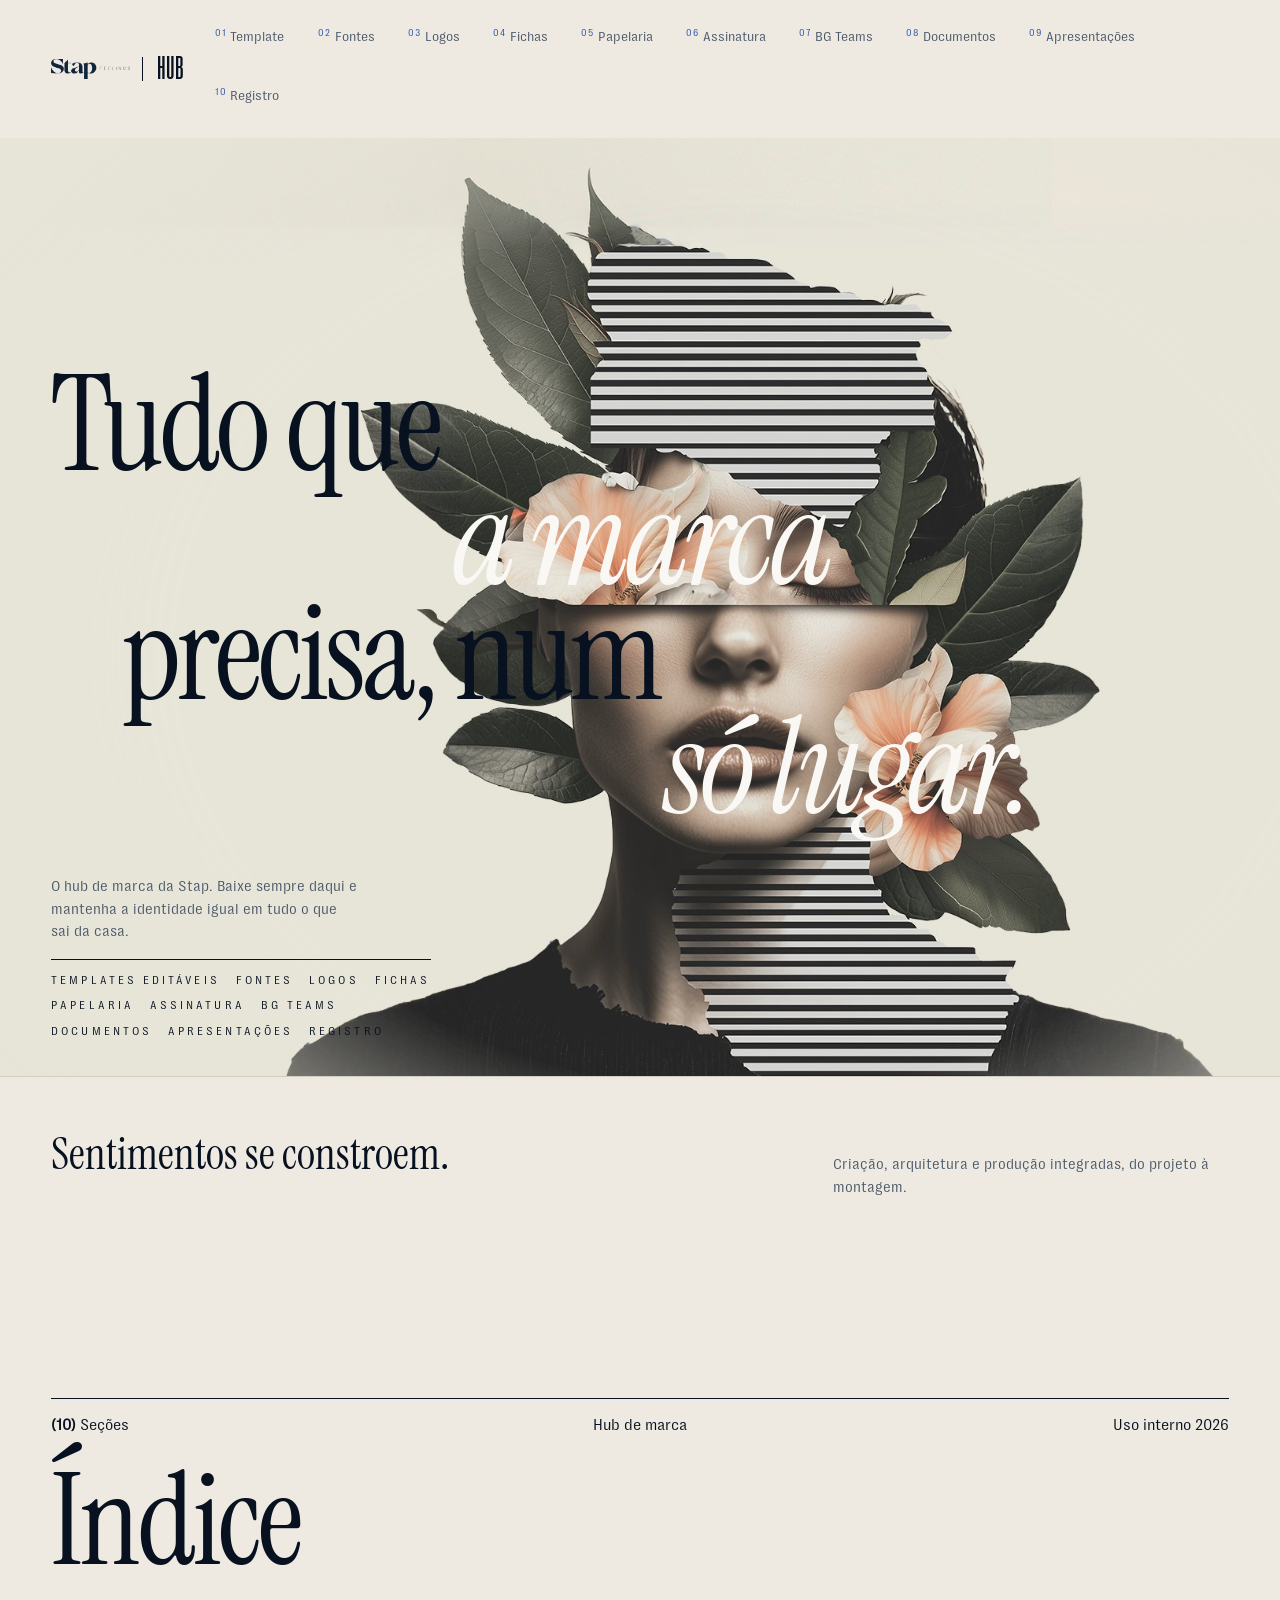
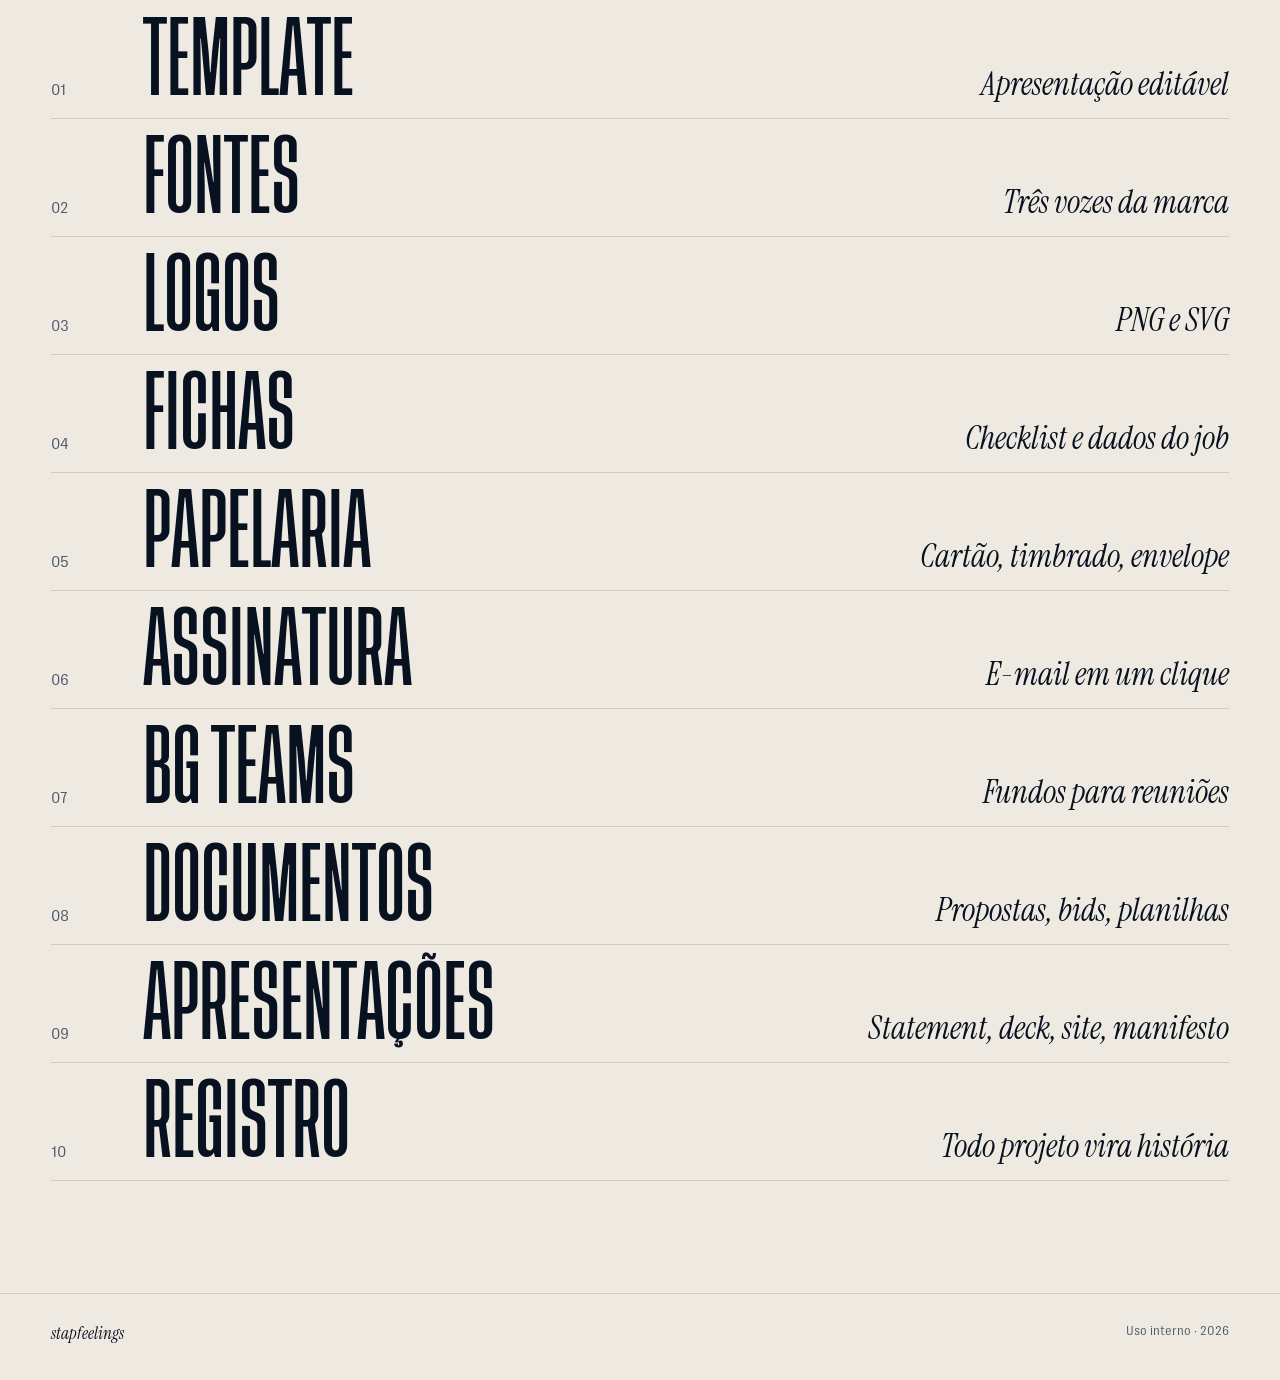
<file: index.html>
<!doctype html>
<html lang="pt-BR"><head><meta charset="utf-8"><meta name="viewport" content="width=device-width,initial-scale=1,viewport-fit=cover">
<title>Stap · Hub de marca</title><link rel="stylesheet" href="assets/css/hub.css"></head>
<body>
<header class="bar"><div class="in wrap">
  <a class="brand" href="index.html"><img src="assets/logos/stap-feelings-horizontal-navy.png" alt="Stap Feelings"><span>Hub</span></a>
  <nav><a href="templates.html"><sup>01</sup>Template</a><a href="fontes.html"><sup>02</sup>Fontes</a><a href="logos.html"><sup>03</sup>Logos</a><a href="fichas.html"><sup>04</sup>Fichas</a><a href="papelaria.html"><sup>05</sup>Papelaria</a><a href="assinatura.html"><sup>06</sup>Assinatura</a><a href="teams.html"><sup>07</sup>BG Teams</a><a href="documentos.html"><sup>08</sup>Documentos</a><a href="apresentacoes.html"><sup>09</sup>Apresentações</a><a href="registro.html"><sup>10</sup>Registro</a></nav>
</div></header>
<section class="hero">
  <div class="art"><img src="assets/img/hero.jpg" alt=""></div>
  <h1 class="type wrap"><span class="l1">Tudo que</span><span class="l2">a marca</span><span class="l3">precisa, num</span><span class="l4">só lugar.</span></h1>
  <div class="cap"><p>O hub de marca da Stap. Baixe sempre daqui e mantenha a identidade igual em tudo o que sai da casa.</p>
  <ul><li>Templates editáveis</li><li>Fontes</li><li>Logos</li><li>Fichas</li><li>Papelaria</li><li>Assinatura</li><li>BG Teams</li><li>Documentos</li><li>Apresentações</li><li>Registro</li></ul></div>
</section>
<section class="section wrap"><div class="shead"><h2>Sentimentos se constroem.</h2><p>Criação, arquitetura e produção integradas, do projeto à montagem.</p></div></section>
<section class="index wrap">
  <div class="ihead"><span><b>(10)</b> Seções</span><span>Hub de marca</span><span>Uso interno 2026</span></div>
  <h2>Índice</h2>
  <ul class="rows"><li><a href="templates.html"><span class="n">01</span><span class="t">Template</span><span class="d">Apresentação editável</span></a></li><li><a href="fontes.html"><span class="n">02</span><span class="t">Fontes</span><span class="d">Três vozes da marca</span></a></li><li><a href="logos.html"><span class="n">03</span><span class="t">Logos</span><span class="d">PNG e SVG</span></a></li><li><a href="fichas.html"><span class="n">04</span><span class="t">Fichas</span><span class="d">Checklist e dados do job</span></a></li><li><a href="papelaria.html"><span class="n">05</span><span class="t">Papelaria</span><span class="d">Cartão, timbrado, envelope</span></a></li><li><a href="assinatura.html"><span class="n">06</span><span class="t">Assinatura</span><span class="d">E-mail em um clique</span></a></li><li><a href="teams.html"><span class="n">07</span><span class="t">BG Teams</span><span class="d">Fundos para reuniões</span></a></li><li><a href="documentos.html"><span class="n">08</span><span class="t">Documentos</span><span class="d">Propostas, bids, planilhas</span></a></li><li><a href="apresentacoes.html"><span class="n">09</span><span class="t">Apresentações</span><span class="d">Statement, deck, site, manifesto</span></a></li><li><a href="registro.html"><span class="n">10</span><span class="t">Registro</span><span class="d">Todo projeto vira história</span></a></li></ul>
  
</section>
<footer class="foot wrap"><b>stapfeelings</b><span>Uso interno · 2026</span></footer>

</body></html>
</file>
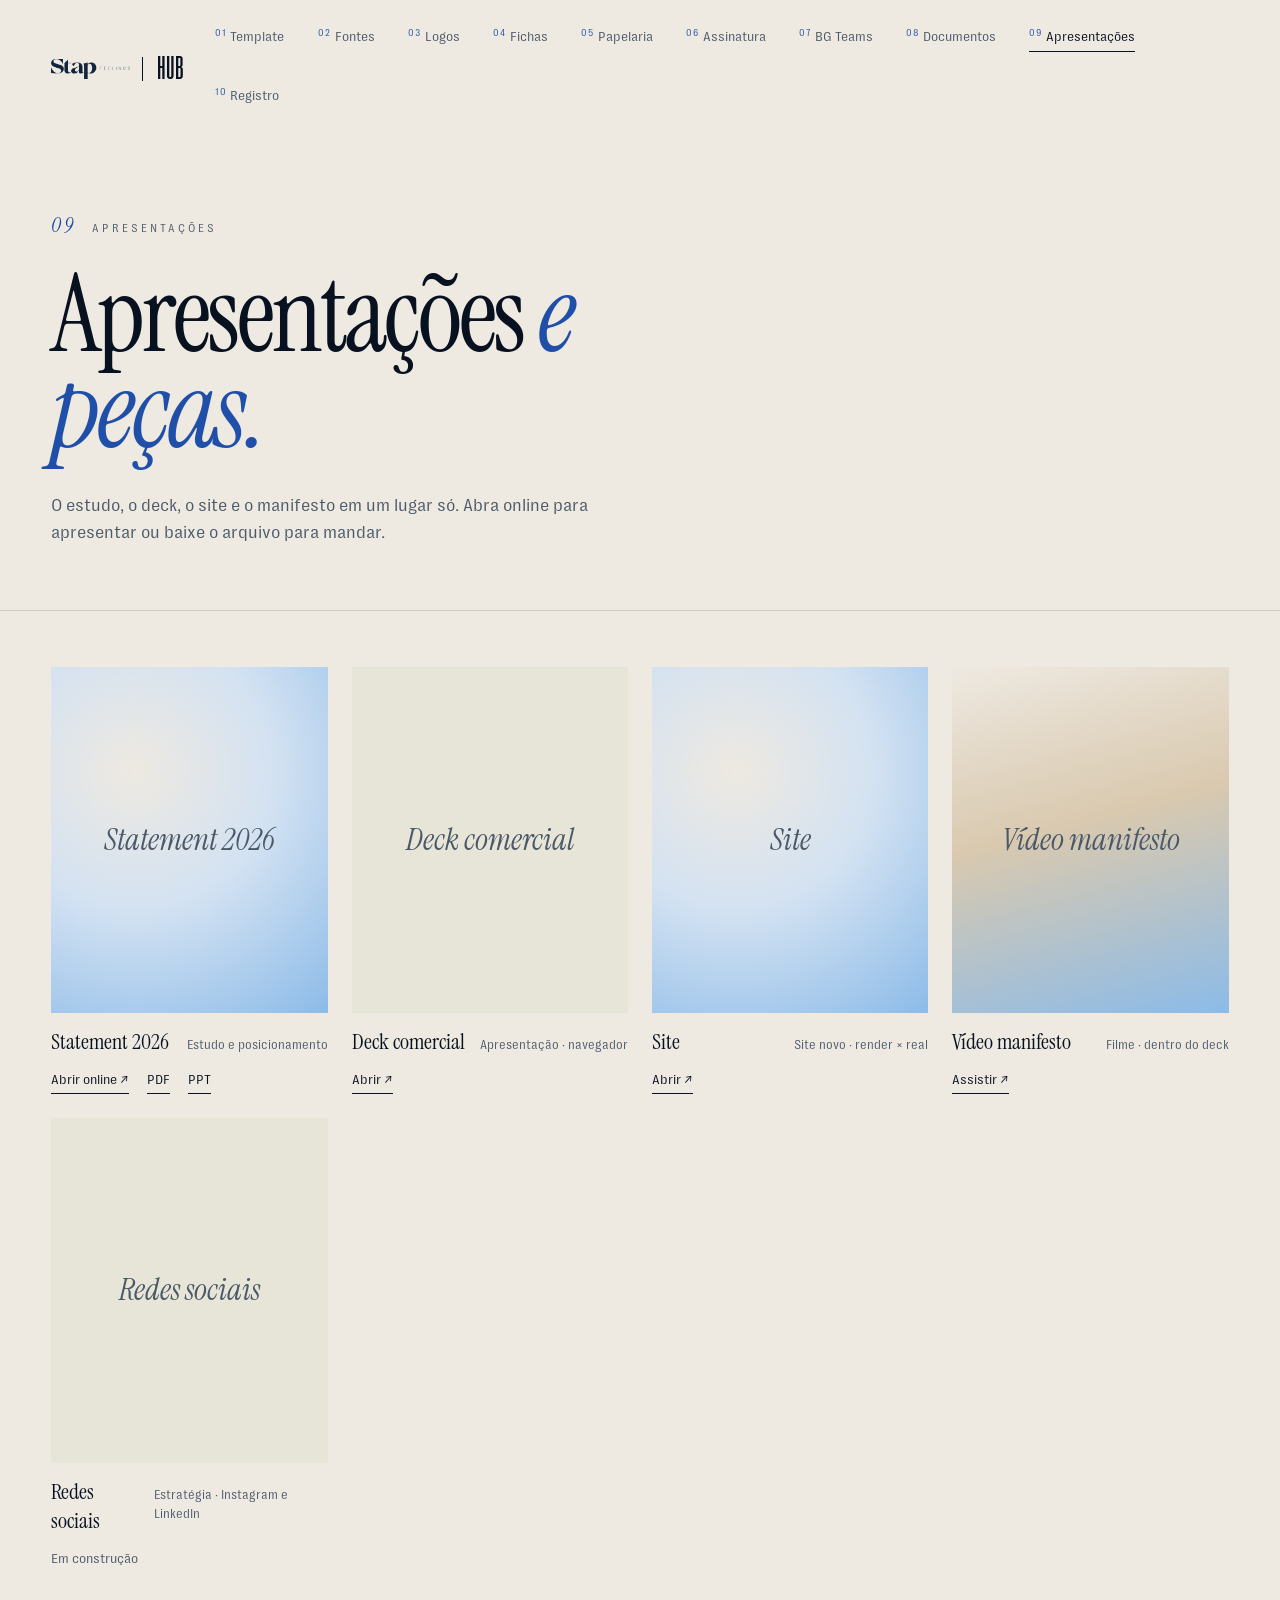
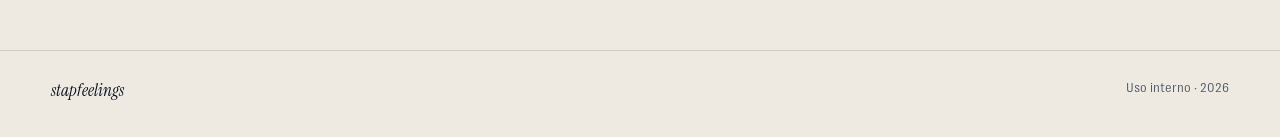
<file: apresentacoes.html>
<!doctype html>
<html lang="pt-BR"><head><meta charset="utf-8"><meta name="viewport" content="width=device-width,initial-scale=1,viewport-fit=cover">
<title>Stap · Apresentações</title><link rel="stylesheet" href="assets/css/hub.css"></head>
<body>
<header class="bar"><div class="in wrap">
  <a class="brand" href="index.html"><img src="assets/logos/stap-feelings-horizontal-navy.png" alt="Stap Feelings"><span>Hub</span></a>
  <nav><a href="templates.html"><sup>01</sup>Template</a><a href="fontes.html"><sup>02</sup>Fontes</a><a href="logos.html"><sup>03</sup>Logos</a><a href="fichas.html"><sup>04</sup>Fichas</a><a href="papelaria.html"><sup>05</sup>Papelaria</a><a href="assinatura.html"><sup>06</sup>Assinatura</a><a href="teams.html"><sup>07</sup>BG Teams</a><a href="documentos.html"><sup>08</sup>Documentos</a><a href="apresentacoes.html" aria-current="page"><sup>09</sup>Apresentações</a><a href="registro.html"><sup>10</sup>Registro</a></nav>
</div></header>
<section class="phead wrap"><div class="k lbl"><i>09</i><span>Apresentações</span></div><h1>Apresentações <em>e peças.</em></h1><p class="lead">O estudo, o deck, o site e o manifesto em um lugar só. Abra online para apresentar ou baixe o arquivo para mandar.</p></section><section class="section wrap"><div class="cards"><div class="card"><div class="pic" style="background:var(--g-luz)"><span class="ph">Statement 2026</span></div><div class="meta"><b>Statement 2026</b><span>Estudo e posicionamento</span></div><div class="links"><a href="https://kcooyakawa.github.io/STATEMENT-STAP/" target="_blank" rel="noopener">Abrir online ↗</a><a href="assets/apresentacoes/Stap-Statement-2026.pdf" download>PDF</a><a href="assets/apresentacoes/Stap-Statement-2026.pptx" download>PPT</a></div></div><div class="card"><div class="pic" style="background:var(--hero)"><span class="ph">Deck comercial</span></div><div class="meta"><b>Deck comercial</b><span>Apresentação · navegador</span></div><div class="links"><a href="https://kcooyakawa.github.io/DeckStap/#cover-logo" target="_blank" rel="noopener">Abrir ↗</a></div></div><div class="card"><div class="pic" style="background:var(--g-luz)"><span class="ph">Site</span></div><div class="meta"><b>Site</b><span>Site novo · render × real</span></div><div class="links"><a href="https://kcooyakawa.github.io/stap-feelings/index.html" target="_blank" rel="noopener">Abrir ↗</a></div></div><div class="card"><div class="pic" style="background:var(--g-areia)"><span class="ph">Vídeo manifesto</span></div><div class="meta"><b>Vídeo manifesto</b><span>Filme · dentro do deck</span></div><div class="links"><a href="https://kcooyakawa.github.io/DeckStap/#manifesto-filme" target="_blank" rel="noopener">Assistir ↗</a></div></div><div class="card"><div class="pic" style="background:var(--hero)"><span class="ph">Redes sociais</span></div><div class="meta"><b>Redes sociais</b><span>Estratégia · Instagram e LinkedIn</span></div><div class="links"><span style="color:var(--muted)">Em construção</span></div></div></div></section>
<footer class="foot wrap"><b>stapfeelings</b><span>Uso interno · 2026</span></footer>

</body></html>
</file>
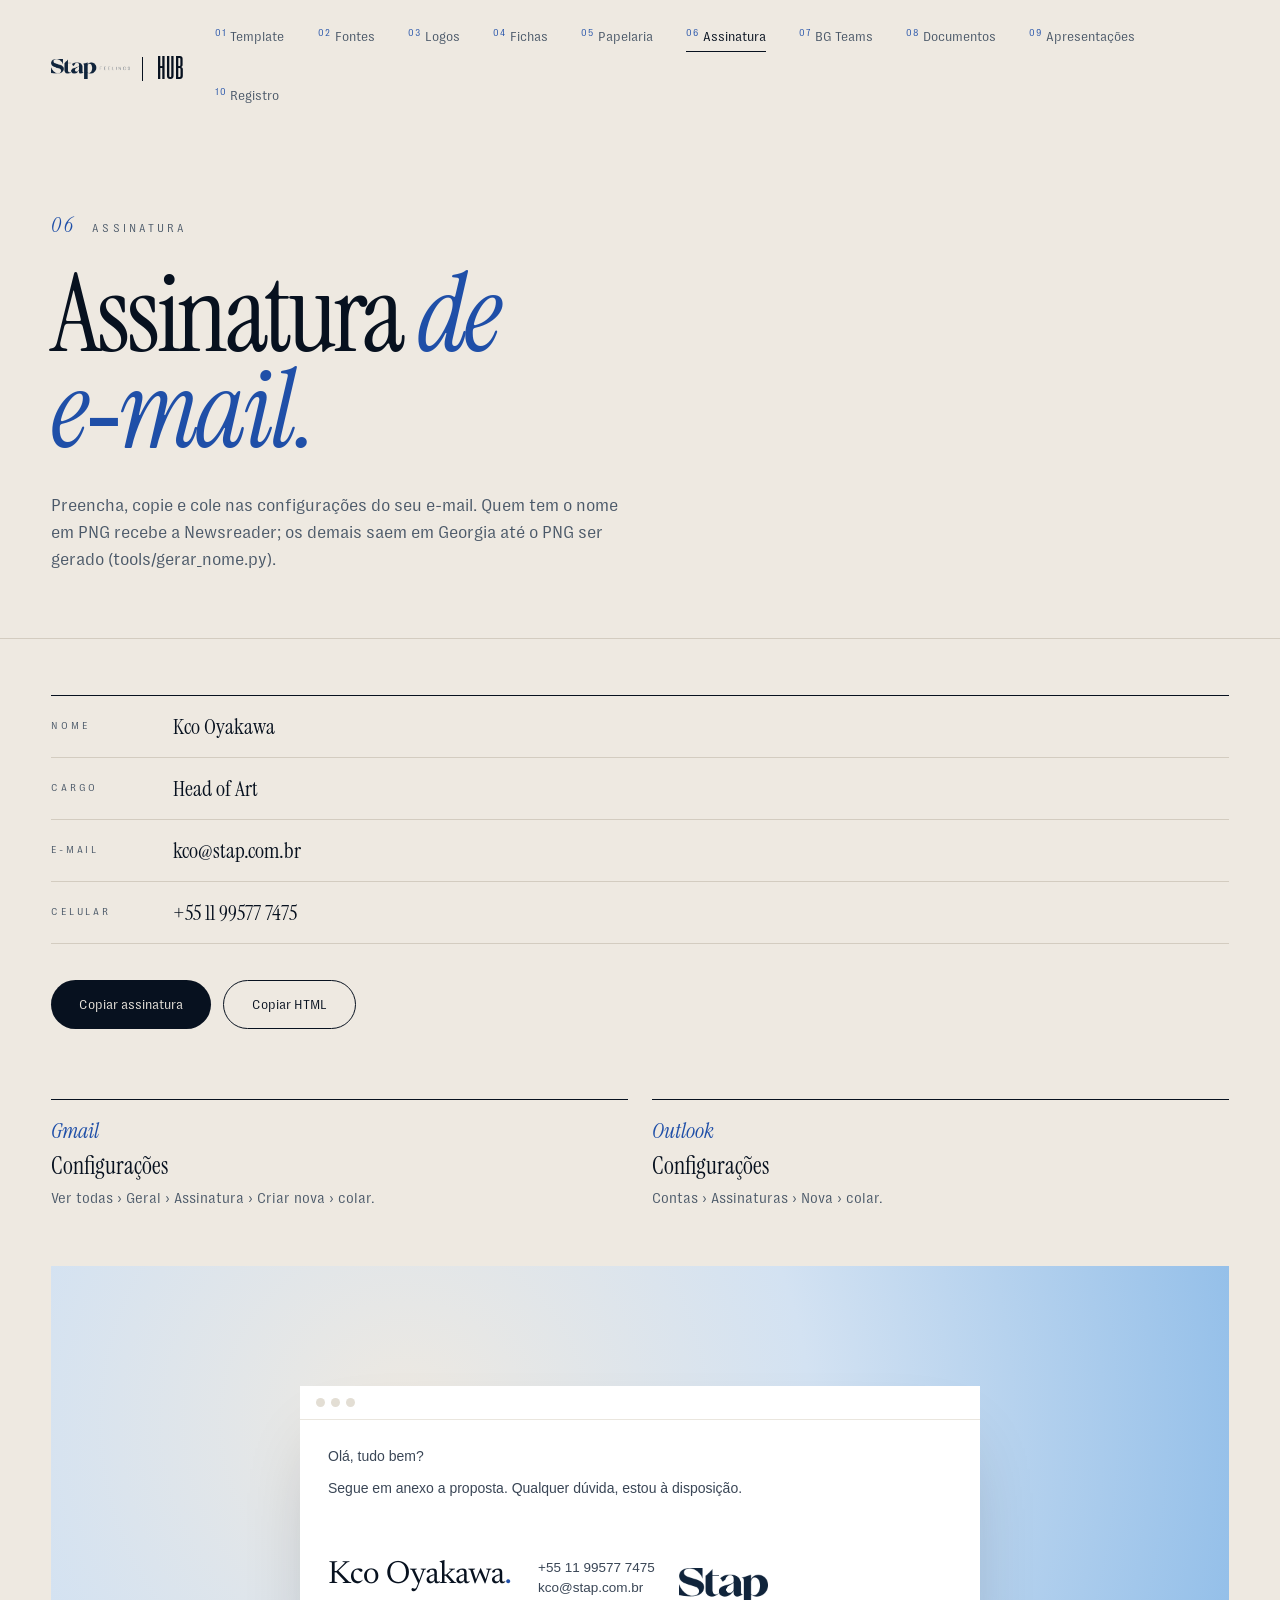
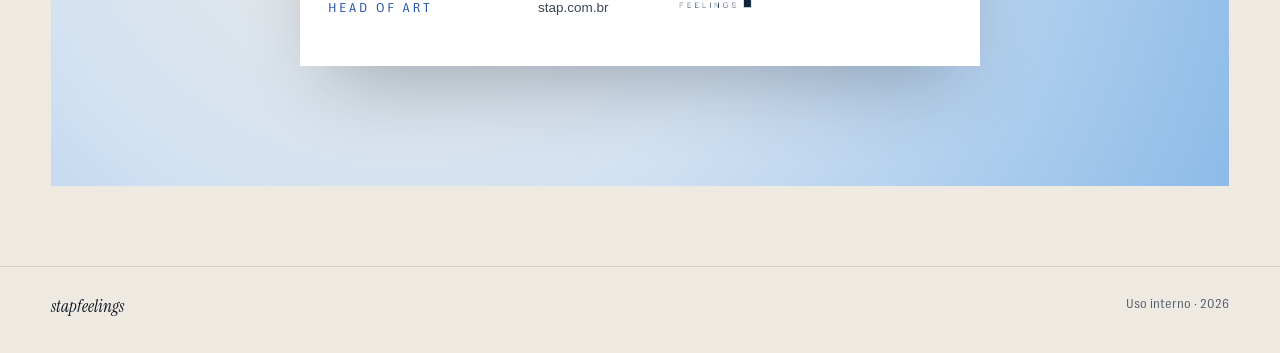
<file: assinatura.html>
<!doctype html>
<html lang="pt-BR"><head><meta charset="utf-8"><meta name="viewport" content="width=device-width,initial-scale=1,viewport-fit=cover">
<title>Stap · Assinatura</title><link rel="stylesheet" href="assets/css/hub.css"><style>
.two{display:grid;grid-template-columns:minmax(0,1fr);gap:56px}
@media(max-width:900px){.two{grid-template-columns:1fr}}
.fld{display:grid;grid-template-columns:110px minmax(0,1fr);gap:12px;align-items:center;border-bottom:1px solid var(--hair)}
.fld .lbl{color:var(--muted);font-size:10px}
.fld input{font:400 22px var(--serif);border:0;background:transparent;padding:16px 0;color:var(--navy);min-width:0}.fld input:focus{outline:none}.fld:focus-within{border-color:var(--blue)}
#msg{font-size:13px;color:var(--blue);min-height:1.4em;margin-top:12px}
.stage{background:var(--g-luz);padding:clamp(20px,4vw,56px);display:flex;align-items:center;justify-content:center;min-height:520px;overflow-x:auto}
.mail{background:#fff;width:100%;max-width:680px;box-shadow:0 40px 80px -30px rgba(7,17,31,.3)}
.mail .hd{display:flex;gap:6px;padding:12px 16px;border-bottom:1px solid #EAE6DE}.mail .hd i{width:9px;height:9px;border-radius:50%;background:#E3DED4}
.mail .bd{padding:28px 28px 36px;font:14px Arial,sans-serif;color:#3A4656;overflow-x:auto}.mail .bd p{margin:0 0 22px}
</style></head>
<body>
<header class="bar"><div class="in wrap">
  <a class="brand" href="index.html"><img src="assets/logos/stap-feelings-horizontal-navy.png" alt="Stap Feelings"><span>Hub</span></a>
  <nav><a href="templates.html"><sup>01</sup>Template</a><a href="fontes.html"><sup>02</sup>Fontes</a><a href="logos.html"><sup>03</sup>Logos</a><a href="fichas.html"><sup>04</sup>Fichas</a><a href="papelaria.html"><sup>05</sup>Papelaria</a><a href="assinatura.html" aria-current="page"><sup>06</sup>Assinatura</a><a href="teams.html"><sup>07</sup>BG Teams</a><a href="documentos.html"><sup>08</sup>Documentos</a><a href="apresentacoes.html"><sup>09</sup>Apresentações</a><a href="registro.html"><sup>10</sup>Registro</a></nav>
</div></header>
<section class="phead wrap"><div class="k lbl"><i>06</i><span>Assinatura</span></div><h1>Assinatura <em>de e&#8209;mail.</em></h1><p class="lead">Preencha, copie e cole nas configurações do seu e-mail. Quem tem o nome em PNG recebe a Newsreader; os demais saem em Georgia até o PNG ser gerado (tools/gerar_nome.py).</p></section><section class="section wrap two">
<div><form id="f" autocomplete="on" style="border-top:1px solid var(--navy)">
<label class="fld"><span class="lbl">Nome</span><input id="nome" value="Kco Oyakawa"></label>
<label class="fld"><span class="lbl">Cargo</span><input id="cargo" value="Head of Art"></label>
<label class="fld"><span class="lbl">E-mail</span><input id="email" type="email" value="kco@stap.com.br"></label>
<label class="fld"><span class="lbl">Celular</span><input id="cel" value="+55 11 99577 7475"></label>
</form>
<div class="acts"><button class="btn" type="button" id="copy">Copiar assinatura</button><button class="btn ghost" type="button" id="copyhtml">Copiar HTML</button></div><div id="msg" aria-live="polite"></div>
<div class="notes" style="margin-top:40px"><div><span class="n">Gmail</span><h4>Configurações</h4><p>Ver todas › Geral › Assinatura › Criar nova › colar.</p></div><div><span class="n">Outlook</span><h4>Configurações</h4><p>Contas › Assinaturas › Nova › colar.</p></div></div></div>
<div class="stage"><div class="mail"><div class="hd"><i></i><i></i><i></i></div><div class="bd"><p>Olá, tudo bem?<br><br>Segue em anexo a proposta. Qualquer dúvida, estou à disposição.</p><div id="out"></div></div></div></div>
</section>
<footer class="foot wrap"><b>stapfeelings</b><span>Uso interno · 2026</span></footer>
<script>
const $=id=>document.getElementById(id);
const esc=s=>s.replace(/[&<>"]/g,c=>({"&":"&amp;","<":"&lt;",">":"&gt;",'"':"&quot;"}[c]));
const U=p=>new URL(p,location.href).href;
const slug=t=>t.normalize("NFD").replace(/[̀-ͯ]/g,"").toLowerCase().trim().split(/\s+/)[0]||"";
let nomePng=null,nomeW=0;
function sig(){
  const v=k=>esc($(k).value.trim());
  const m=$("email").value.trim(), tel=v("cel").replace(/[^+\d]/g,"");
  const quem=nomePng?`<img src="${nomePng}" width="${nomeW}" alt="${v("nome")} · ${v("cargo")}" style="display:block;border:0;max-width:100%;height:auto">`
   :`<div style="font-family:Newsreader,Georgia,serif;font-size:30px;line-height:34px;color:#07111F">${v("nome")}<span style="color:#1F4FA8">.</span></div><div style="font-family:Arial,Helvetica,sans-serif;font-size:13px;line-height:20px;letter-spacing:2.6px;color:#1F4FA8;padding-top:6px">${v("cargo").toUpperCase()}</div>`;
  const a=`color:#3A4656;text-decoration:none`;
  return `<div style="height:40px;line-height:40px;font-size:1px;mso-line-height-rule:exactly">&nbsp;</div><div style="max-width:600px;font-family:Arial,Helvetica,sans-serif;font-size:13.5px;line-height:20px;color:#3A4656">
<div style="display:inline-block;vertical-align:middle;margin:0 24px 12px 0">${quem}</div><div style="display:inline-block;vertical-align:middle;margin:0 24px 12px 0;white-space:nowrap"><a href="tel:${tel}" style="${a}">${v("cel")}</a><br><a href="mailto:${esc(m)}" style="${a}">${esc(m)}</a><br><a href="https://stap.com.br" style="${a}">stap.com.br</a></div><div style="display:inline-block;vertical-align:middle;margin:0 0 12px 0"><a href="https://stap.com.br"><img src="${U("assets/assinatura/logo-stap.png")}" height="40" alt="Stap feelings" style="display:block;border:0;height:40px;width:auto"></a></div></div>`;}
function achaNome(){const i=new Image(),u=U("assets/assinatura/"+slug($("nome").value)+".png");
  const c=$("nome").value+$("cargo").value;
  i.onload=()=>{nomeW=Math.round(i.naturalWidth/2);nomePng=(c==="Kco OyakawaHead of Art"||slug($("nome").value)!=="kco")?u:null;render()};i.onerror=()=>{nomePng=null;render()};i.src=u}
function render(){$("out").innerHTML=sig()}
$("f").addEventListener("input",achaNome);render();achaNome();
const say=t=>{$("msg").textContent=t};
$("copy").onclick=async()=>{const html=sig();
  try{await navigator.clipboard.write([new ClipboardItem({"text/html":new Blob([html],{type:"text/html"}),"text/plain":new Blob([$("out").innerText],{type:"text/plain"})})]);say("Assinatura copiada. Cole nas configurações do seu e-mail.")}
  catch(e){const r=document.createRange();r.selectNodeContents($("out"));const s=getSelection();s.removeAllRanges();s.addRange(r);say(document.execCommand("copy")?"Assinatura copiada.":"Selecionei a assinatura: use Ctrl/Cmd+C para copiar.")}};
$("copyhtml").onclick=async()=>{try{await navigator.clipboard.writeText(sig());say("HTML copiado.")}catch(e){say("Não foi possível copiar o HTML neste navegador.")}};
</script>
</body></html>
</file>
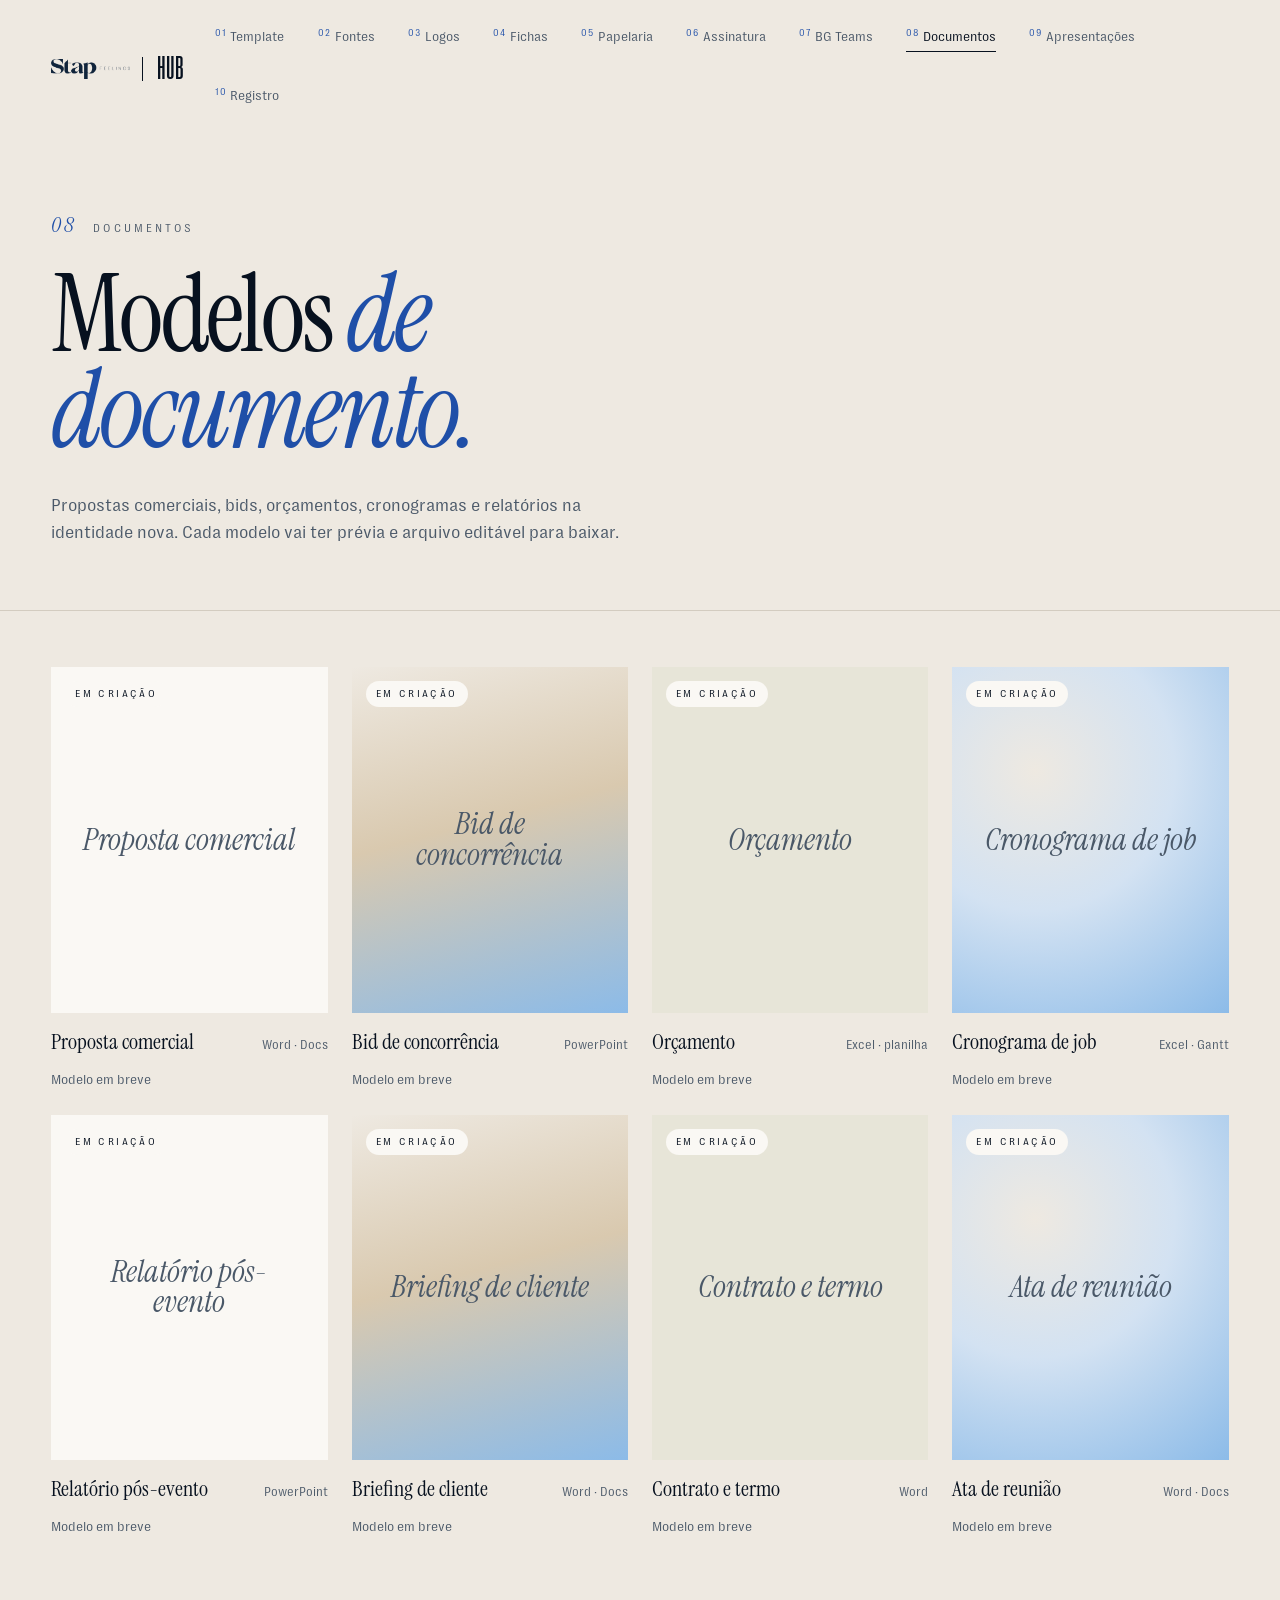
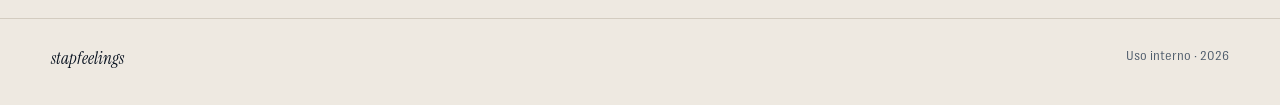
<file: documentos.html>
<!doctype html>
<html lang="pt-BR"><head><meta charset="utf-8"><meta name="viewport" content="width=device-width,initial-scale=1,viewport-fit=cover">
<title>Stap · Documentos</title><link rel="stylesheet" href="assets/css/hub.css"></head>
<body>
<header class="bar"><div class="in wrap">
  <a class="brand" href="index.html"><img src="assets/logos/stap-feelings-horizontal-navy.png" alt="Stap Feelings"><span>Hub</span></a>
  <nav><a href="templates.html"><sup>01</sup>Template</a><a href="fontes.html"><sup>02</sup>Fontes</a><a href="logos.html"><sup>03</sup>Logos</a><a href="fichas.html"><sup>04</sup>Fichas</a><a href="papelaria.html"><sup>05</sup>Papelaria</a><a href="assinatura.html"><sup>06</sup>Assinatura</a><a href="teams.html"><sup>07</sup>BG Teams</a><a href="documentos.html" aria-current="page"><sup>08</sup>Documentos</a><a href="apresentacoes.html"><sup>09</sup>Apresentações</a><a href="registro.html"><sup>10</sup>Registro</a></nav>
</div></header>
<section class="phead wrap"><div class="k lbl"><i>08</i><span>Documentos</span></div><h1>Modelos <em>de documento.</em></h1><p class="lead">Propostas comerciais, bids, orçamentos, cronogramas e relatórios na identidade nova. Cada modelo vai ter prévia e arquivo editável para baixar.</p></section><section class="section wrap"><div class="cards"><div class="card"><div class="pic" style="background:var(--paper)"><span class="soonbadge">Em criação</span><span class="ph">Proposta comercial</span></div><div class="meta"><b>Proposta comercial</b><span>Word · Docs</span></div><div class="links"><span style="color:var(--muted)">Modelo em breve</span></div></div><div class="card"><div class="pic" style="background:var(--g-areia)"><span class="soonbadge">Em criação</span><span class="ph">Bid de concorrência</span></div><div class="meta"><b>Bid de concorrência</b><span>PowerPoint</span></div><div class="links"><span style="color:var(--muted)">Modelo em breve</span></div></div><div class="card"><div class="pic" style="background:var(--hero)"><span class="soonbadge">Em criação</span><span class="ph">Orçamento</span></div><div class="meta"><b>Orçamento</b><span>Excel · planilha</span></div><div class="links"><span style="color:var(--muted)">Modelo em breve</span></div></div><div class="card"><div class="pic" style="background:var(--g-luz)"><span class="soonbadge">Em criação</span><span class="ph">Cronograma de job</span></div><div class="meta"><b>Cronograma de job</b><span>Excel · Gantt</span></div><div class="links"><span style="color:var(--muted)">Modelo em breve</span></div></div><div class="card"><div class="pic" style="background:var(--paper)"><span class="soonbadge">Em criação</span><span class="ph">Relatório pós-evento</span></div><div class="meta"><b>Relatório pós-evento</b><span>PowerPoint</span></div><div class="links"><span style="color:var(--muted)">Modelo em breve</span></div></div><div class="card"><div class="pic" style="background:var(--g-areia)"><span class="soonbadge">Em criação</span><span class="ph">Briefing de cliente</span></div><div class="meta"><b>Briefing de cliente</b><span>Word · Docs</span></div><div class="links"><span style="color:var(--muted)">Modelo em breve</span></div></div><div class="card"><div class="pic" style="background:var(--hero)"><span class="soonbadge">Em criação</span><span class="ph">Contrato e termo</span></div><div class="meta"><b>Contrato e termo</b><span>Word</span></div><div class="links"><span style="color:var(--muted)">Modelo em breve</span></div></div><div class="card"><div class="pic" style="background:var(--g-luz)"><span class="soonbadge">Em criação</span><span class="ph">Ata de reunião</span></div><div class="meta"><b>Ata de reunião</b><span>Word · Docs</span></div><div class="links"><span style="color:var(--muted)">Modelo em breve</span></div></div></div></section>
<footer class="foot wrap"><b>stapfeelings</b><span>Uso interno · 2026</span></footer>

</body></html>
</file>
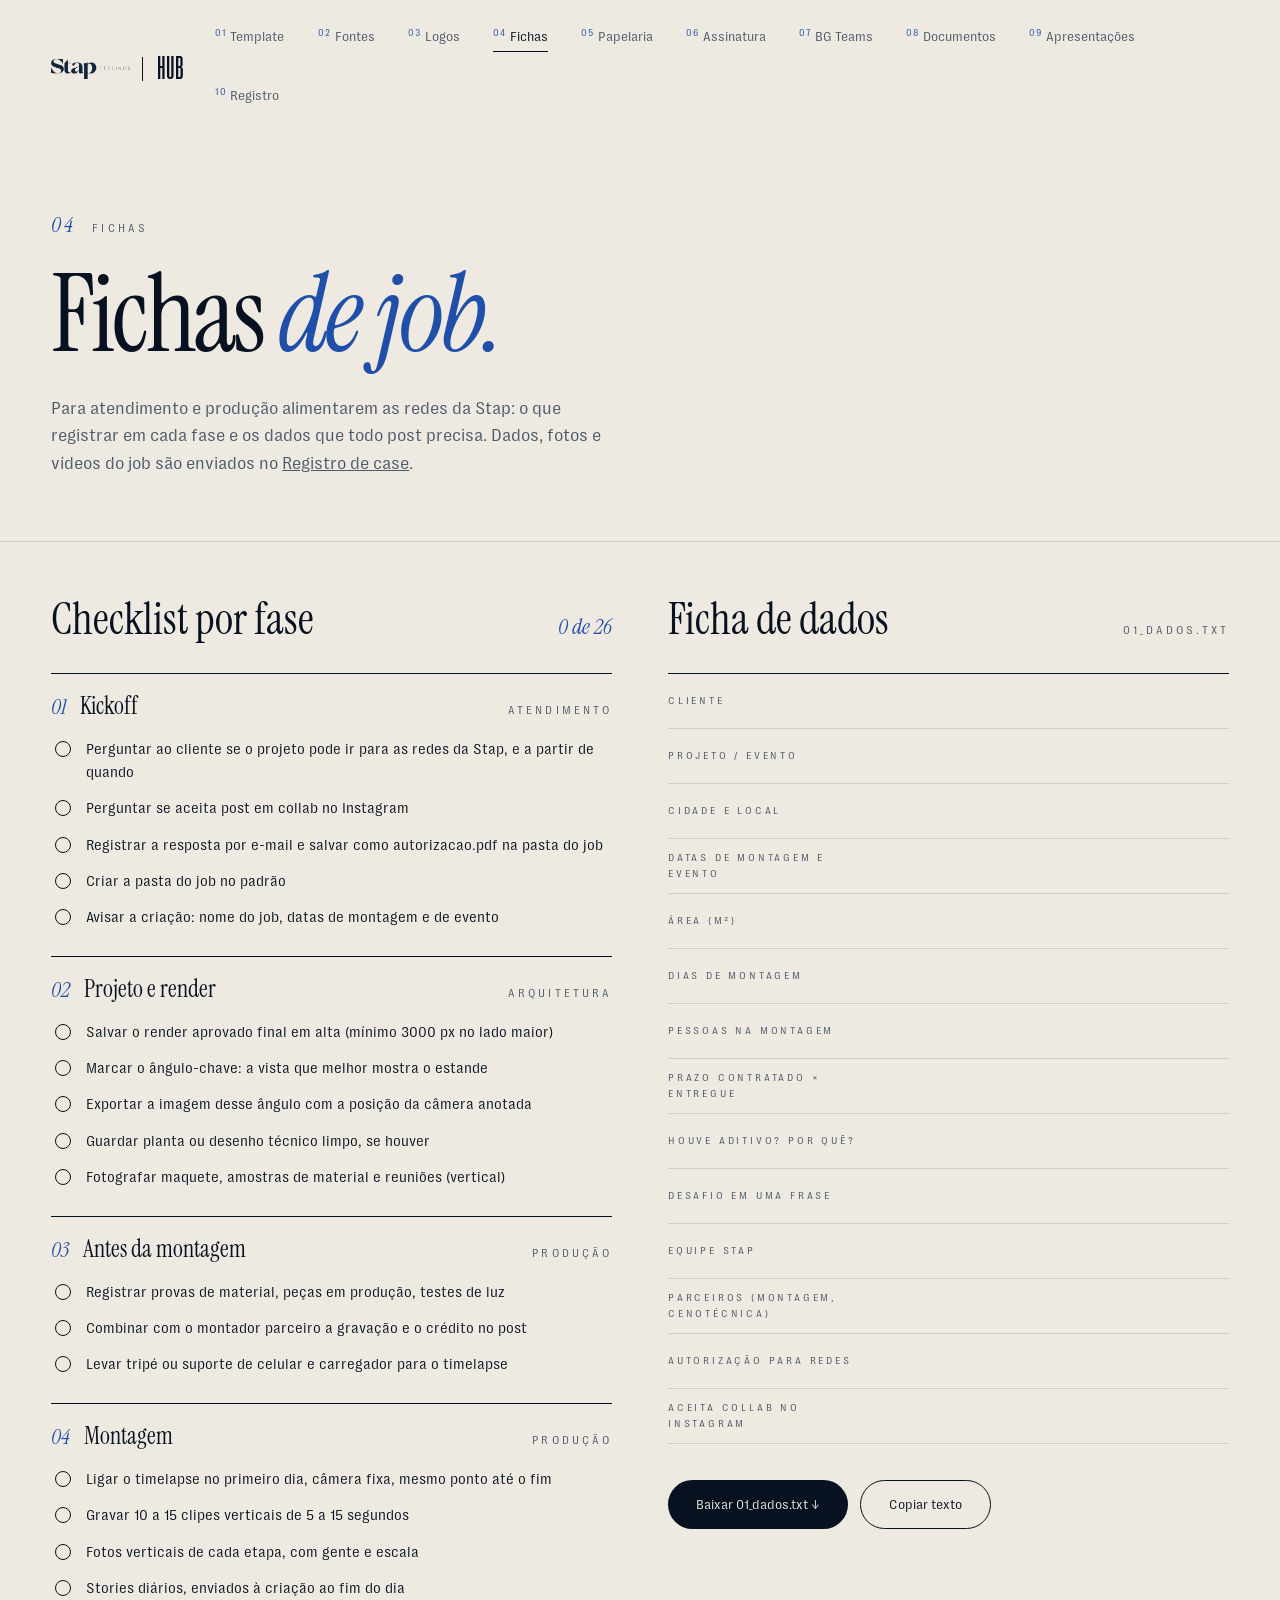
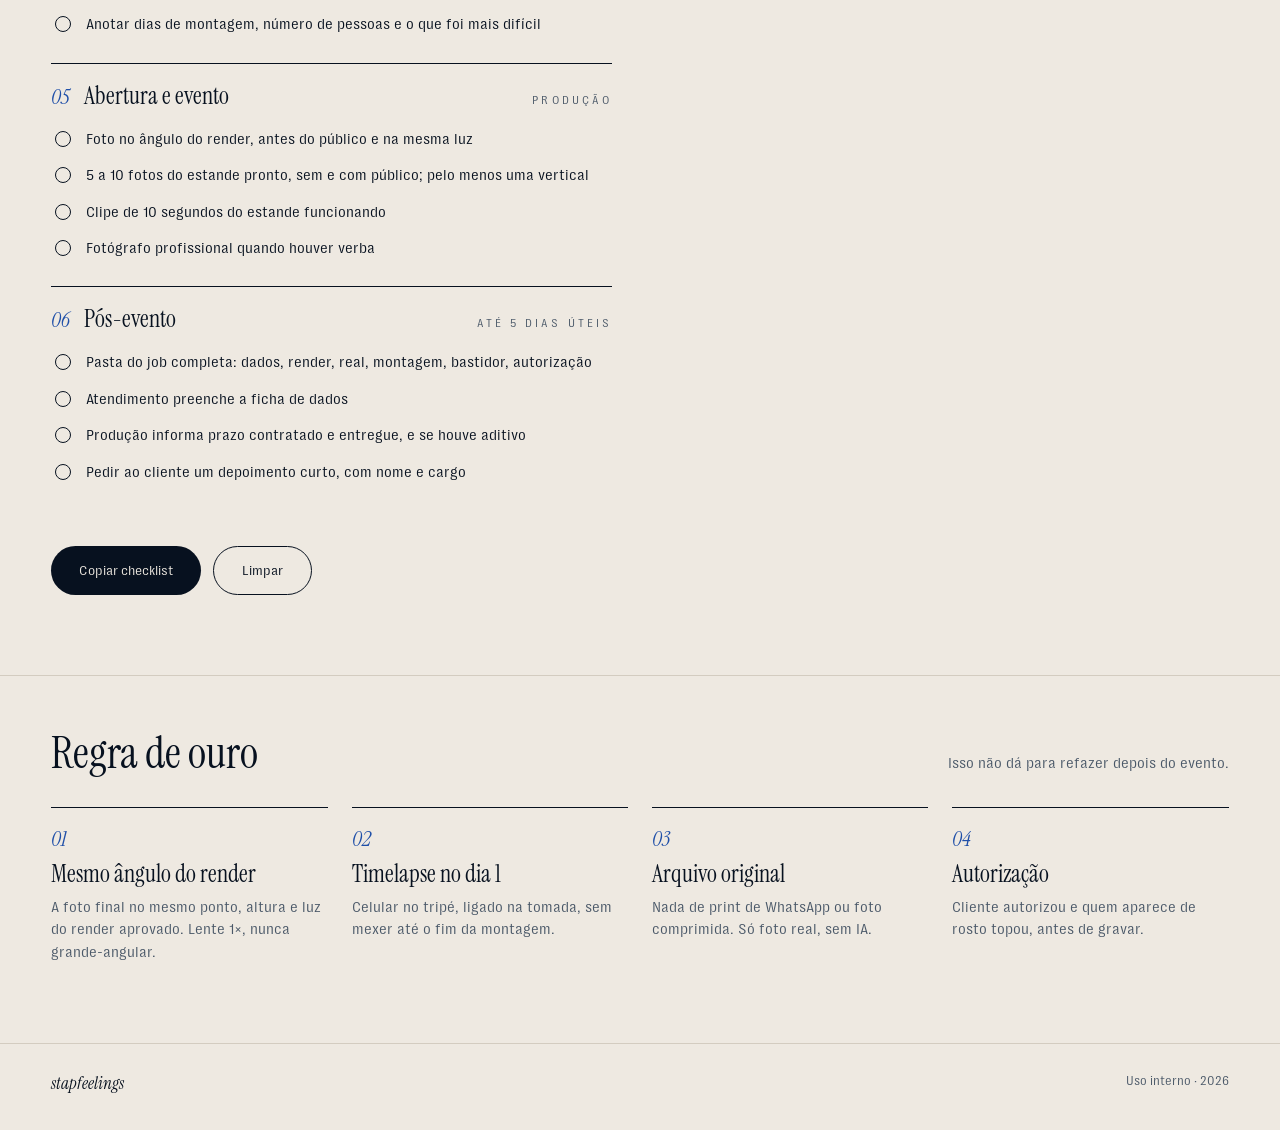
<file: fichas.html>
<!doctype html>
<html lang="pt-BR"><head><meta charset="utf-8"><meta name="viewport" content="width=device-width,initial-scale=1,viewport-fit=cover">
<title>Stap · Fichas</title><link rel="stylesheet" href="assets/css/hub.css"><style>
.two{display:grid;grid-template-columns:minmax(0,1fr) minmax(0,1fr);gap:56px}
@media(max-width:900px){.two{grid-template-columns:1fr}}
.phase{border-top:1px solid var(--navy);padding:16px 0 20px}
.ph-h{display:flex;gap:14px;align-items:baseline;margin-bottom:10px}.ph-h .n{font:italic 22px var(--serif);color:var(--blue)}.ph-h b{font:400 24px var(--serif);flex:1}.ph-h .lbl{color:var(--muted)}
.ck{display:flex;gap:12px;align-items:flex-start;padding:7px 0;font-size:14px;cursor:pointer}
.ck input{appearance:none;width:16px;height:16px;border:1px solid var(--navy);border-radius:50%;margin-top:3px;flex:none;cursor:pointer}
.ck input:checked{background:var(--blue);border-color:var(--blue);box-shadow:inset 0 0 0 3px var(--bg)}
.ck input:checked+span{color:var(--muted);text-decoration:line-through}
.fld{display:grid;grid-template-columns:200px minmax(0,1fr);gap:12px;align-items:center;border-bottom:1px solid var(--hair)}
.fld .lbl{color:var(--muted);font-size:10px}
.fld input{font:400 20px var(--serif);border:0;background:transparent;padding:14px 0;color:var(--navy);min-width:0}.fld input:focus{outline:none}.fld:focus-within{border-color:var(--blue)}
@media(max-width:600px){.fld{grid-template-columns:1fr;gap:0;padding-top:10px}}
.prog{font:italic 22px var(--serif);color:var(--blue)}
#fmsg{font-size:13px;color:var(--blue);min-height:1.4em;margin-top:12px}
</style></head>
<body>
<header class="bar"><div class="in wrap">
  <a class="brand" href="index.html"><img src="assets/logos/stap-feelings-horizontal-navy.png" alt="Stap Feelings"><span>Hub</span></a>
  <nav><a href="templates.html"><sup>01</sup>Template</a><a href="fontes.html"><sup>02</sup>Fontes</a><a href="logos.html"><sup>03</sup>Logos</a><a href="fichas.html" aria-current="page"><sup>04</sup>Fichas</a><a href="papelaria.html"><sup>05</sup>Papelaria</a><a href="assinatura.html"><sup>06</sup>Assinatura</a><a href="teams.html"><sup>07</sup>BG Teams</a><a href="documentos.html"><sup>08</sup>Documentos</a><a href="apresentacoes.html"><sup>09</sup>Apresentações</a><a href="registro.html"><sup>10</sup>Registro</a></nav>
</div></header>
<section class="phead wrap"><div class="k lbl"><i>04</i><span>Fichas</span></div><h1>Fichas <em>de job.</em></h1><p class="lead">Para atendimento e produção alimentarem as redes da Stap: o que registrar em cada fase e os dados que todo post precisa. Dados, fotos e vídeos do job são enviados no <a href="registro.html">Registro de case</a>.</p></section><section class="section wrap two">
<div><div class="shead"><h2>Checklist por fase</h2><span class="prog" id="prog">0 de 0</span></div><div class="phase"><div class="ph-h"><span class="n">01</span><b>Kickoff</b><span class="lbl">Atendimento</span></div><label class="ck"><input type="checkbox"><span>Perguntar ao cliente se o projeto pode ir para as redes da Stap, e a partir de quando</span></label><label class="ck"><input type="checkbox"><span>Perguntar se aceita post em collab no Instagram</span></label><label class="ck"><input type="checkbox"><span>Registrar a resposta por e-mail e salvar como autorizacao.pdf na pasta do job</span></label><label class="ck"><input type="checkbox"><span>Criar a pasta do job no padrão</span></label><label class="ck"><input type="checkbox"><span>Avisar a criação: nome do job, datas de montagem e de evento</span></label></div><div class="phase"><div class="ph-h"><span class="n">02</span><b>Projeto e render</b><span class="lbl">Arquitetura</span></div><label class="ck"><input type="checkbox"><span>Salvar o render aprovado final em alta (mínimo 3000 px no lado maior)</span></label><label class="ck"><input type="checkbox"><span>Marcar o ângulo-chave: a vista que melhor mostra o estande</span></label><label class="ck"><input type="checkbox"><span>Exportar a imagem desse ângulo com a posição da câmera anotada</span></label><label class="ck"><input type="checkbox"><span>Guardar planta ou desenho técnico limpo, se houver</span></label><label class="ck"><input type="checkbox"><span>Fotografar maquete, amostras de material e reuniões (vertical)</span></label></div><div class="phase"><div class="ph-h"><span class="n">03</span><b>Antes da montagem</b><span class="lbl">Produção</span></div><label class="ck"><input type="checkbox"><span>Registrar provas de material, peças em produção, testes de luz</span></label><label class="ck"><input type="checkbox"><span>Combinar com o montador parceiro a gravação e o crédito no post</span></label><label class="ck"><input type="checkbox"><span>Levar tripé ou suporte de celular e carregador para o timelapse</span></label></div><div class="phase"><div class="ph-h"><span class="n">04</span><b>Montagem</b><span class="lbl">Produção</span></div><label class="ck"><input type="checkbox"><span>Ligar o timelapse no primeiro dia, câmera fixa, mesmo ponto até o fim</span></label><label class="ck"><input type="checkbox"><span>Gravar 10 a 15 clipes verticais de 5 a 15 segundos</span></label><label class="ck"><input type="checkbox"><span>Fotos verticais de cada etapa, com gente e escala</span></label><label class="ck"><input type="checkbox"><span>Stories diários, enviados à criação ao fim do dia</span></label><label class="ck"><input type="checkbox"><span>Anotar dias de montagem, número de pessoas e o que foi mais difícil</span></label></div><div class="phase"><div class="ph-h"><span class="n">05</span><b>Abertura e evento</b><span class="lbl">Produção</span></div><label class="ck"><input type="checkbox"><span>Foto no ângulo do render, antes do público e na mesma luz</span></label><label class="ck"><input type="checkbox"><span>5 a 10 fotos do estande pronto, sem e com público; pelo menos uma vertical</span></label><label class="ck"><input type="checkbox"><span>Clipe de 10 segundos do estande funcionando</span></label><label class="ck"><input type="checkbox"><span>Fotógrafo profissional quando houver verba</span></label></div><div class="phase"><div class="ph-h"><span class="n">06</span><b>Pós-evento</b><span class="lbl">Até 5 dias úteis</span></div><label class="ck"><input type="checkbox"><span>Pasta do job completa: dados, render, real, montagem, bastidor, autorização</span></label><label class="ck"><input type="checkbox"><span>Atendimento preenche a ficha de dados</span></label><label class="ck"><input type="checkbox"><span>Produção informa prazo contratado e entregue, e se houve aditivo</span></label><label class="ck"><input type="checkbox"><span>Pedir ao cliente um depoimento curto, com nome e cargo</span></label></div>
<div class="acts"><button class="btn" type="button" id="cpy">Copiar checklist</button><button class="btn ghost" type="button" id="clr">Limpar</button></div></div>
<div><div class="shead"><h2>Ficha de dados</h2><span class="lbl" style="color:var(--muted)">01_dados.txt</span></div>
<form id="fd" style="border-top:1px solid var(--navy)"><label class="fld"><span class="lbl">Cliente</span><input data-k="Cliente"></label><label class="fld"><span class="lbl">Projeto / evento</span><input data-k="Projeto / evento"></label><label class="fld"><span class="lbl">Cidade e local</span><input data-k="Cidade e local"></label><label class="fld"><span class="lbl">Datas de montagem e evento</span><input data-k="Datas de montagem e evento"></label><label class="fld"><span class="lbl">Área (m²)</span><input data-k="Área (m²)"></label><label class="fld"><span class="lbl">Dias de montagem</span><input data-k="Dias de montagem"></label><label class="fld"><span class="lbl">Pessoas na montagem</span><input data-k="Pessoas na montagem"></label><label class="fld"><span class="lbl">Prazo contratado × entregue</span><input data-k="Prazo contratado × entregue"></label><label class="fld"><span class="lbl">Houve aditivo? Por quê?</span><input data-k="Houve aditivo? Por quê?"></label><label class="fld"><span class="lbl">Desafio em uma frase</span><input data-k="Desafio em uma frase"></label><label class="fld"><span class="lbl">Equipe Stap</span><input data-k="Equipe Stap"></label><label class="fld"><span class="lbl">Parceiros (montagem, cenotécnica)</span><input data-k="Parceiros (montagem, cenotécnica)"></label><label class="fld"><span class="lbl">Autorização para redes</span><input data-k="Autorização para redes"></label><label class="fld"><span class="lbl">Aceita collab no Instagram</span><input data-k="Aceita collab no Instagram"></label></form>
<div class="acts"><button class="btn" type="button" id="dl">Baixar 01_dados.txt ↓</button><button class="btn ghost" type="button" id="cpf">Copiar texto</button></div><div id="fmsg" aria-live="polite"></div></div>
</section>
<section class="section wrap"><div class="shead"><h2>Regra de ouro</h2><p>Isso não dá para refazer depois do evento.</p></div><div class="notes">
<div><span class="n">01</span><h4>Mesmo ângulo do render</h4><p>A foto final no mesmo ponto, altura e luz do render aprovado. Lente 1×, nunca grande-angular.</p></div>
<div><span class="n">02</span><h4>Timelapse no dia 1</h4><p>Celular no tripé, ligado na tomada, sem mexer até o fim da montagem.</p></div>
<div><span class="n">03</span><h4>Arquivo original</h4><p>Nada de print de WhatsApp ou foto comprimida. Só foto real, sem IA.</p></div>
<div><span class="n">04</span><h4>Autorização</h4><p>Cliente autorizou e quem aparece de rosto topou, antes de gravar.</p></div></div></section>
<footer class="foot wrap"><b>stapfeelings</b><span>Uso interno · 2026</span></footer>
<script>
const boxes=[...document.querySelectorAll('.ck input')];const prog=document.getElementById('prog');
const up=()=>prog.textContent=boxes.filter(b=>b.checked).length+' de '+boxes.length;boxes.forEach(b=>b.onchange=up);up();
document.getElementById('clr').onclick=()=>{boxes.forEach(b=>b.checked=false);up()};
const msg=t=>document.getElementById('fmsg').textContent=t;
const cp=async(t,ok)=>{try{await navigator.clipboard.writeText(t);msg(ok)}catch(e){msg('Não foi possível copiar neste navegador.')}};
document.getElementById('cpy').onclick=()=>{const t=[...document.querySelectorAll('.phase')].map(p=>p.querySelector('b').textContent.toUpperCase()+'\n'+[...p.querySelectorAll('.ck')].map(l=>(l.querySelector('input').checked?'[x] ':'[ ] ')+l.textContent).join('\n')).join('\n\n');cp(t,'Checklist copiado.')};
const txt=()=>[...document.querySelectorAll('#fd input')].map(i=>i.dataset.k+': '+(i.value||'')).join('\n');
document.getElementById('cpf').onclick=()=>cp(txt(),'Ficha copiada.');
document.getElementById('dl').onclick=()=>{const a=document.createElement('a');a.href=URL.createObjectURL(new Blob([txt()],{type:'text/plain;charset=utf-8'}));a.download='01_dados.txt';a.click();msg('Arquivo baixado. Salve na pasta do job.')};
</script>
</body></html>
</file>
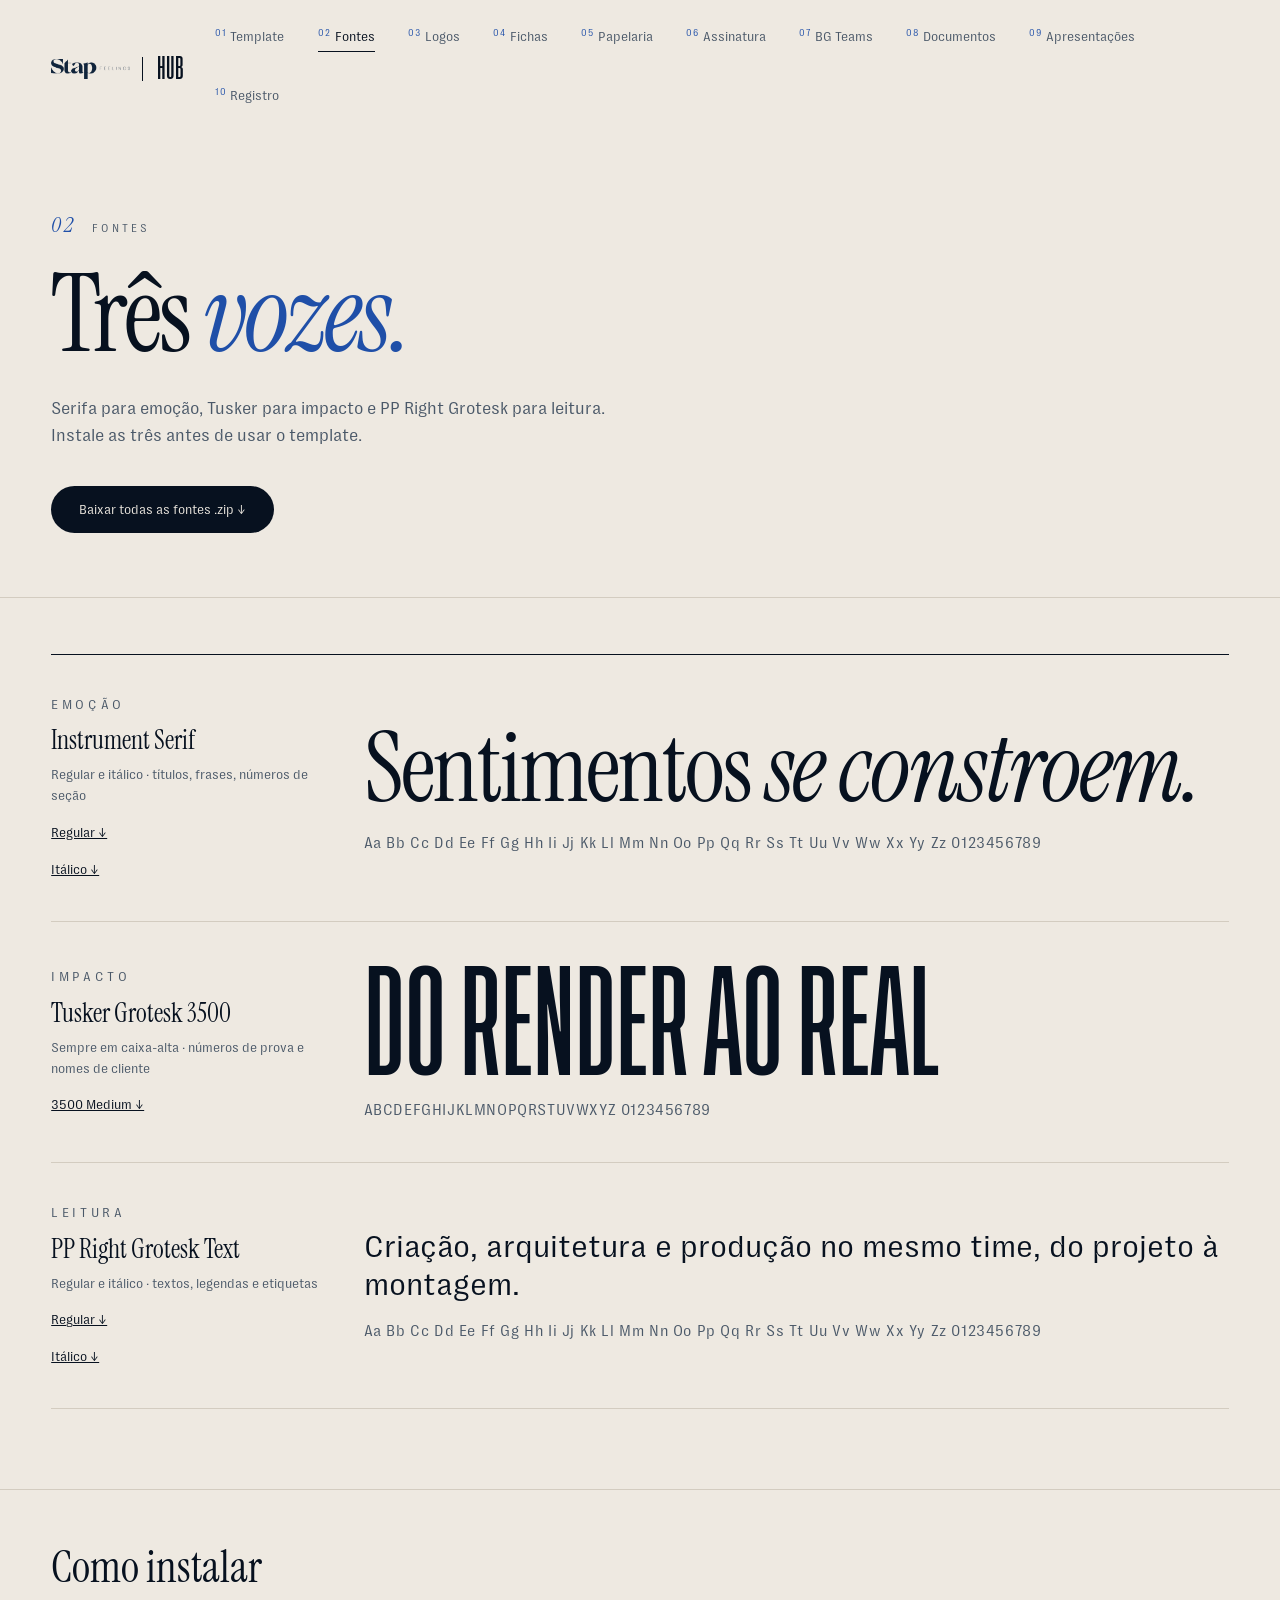
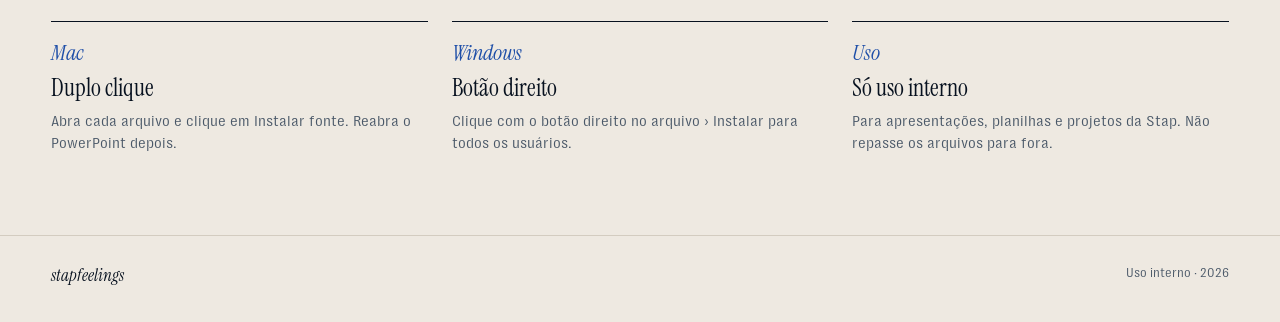
<file: fontes.html>
<!doctype html>
<html lang="pt-BR"><head><meta charset="utf-8"><meta name="viewport" content="width=device-width,initial-scale=1,viewport-fit=cover">
<title>Stap · Fontes</title><link rel="stylesheet" href="assets/css/hub.css"></head>
<body>
<header class="bar"><div class="in wrap">
  <a class="brand" href="index.html"><img src="assets/logos/stap-feelings-horizontal-navy.png" alt="Stap Feelings"><span>Hub</span></a>
  <nav><a href="templates.html"><sup>01</sup>Template</a><a href="fontes.html" aria-current="page"><sup>02</sup>Fontes</a><a href="logos.html"><sup>03</sup>Logos</a><a href="fichas.html"><sup>04</sup>Fichas</a><a href="papelaria.html"><sup>05</sup>Papelaria</a><a href="assinatura.html"><sup>06</sup>Assinatura</a><a href="teams.html"><sup>07</sup>BG Teams</a><a href="documentos.html"><sup>08</sup>Documentos</a><a href="apresentacoes.html"><sup>09</sup>Apresentações</a><a href="registro.html"><sup>10</sup>Registro</a></nav>
</div></header>
<section class="phead wrap"><div class="k lbl"><i>02</i><span>Fontes</span></div><h1>Três <em>vozes.</em></h1><p class="lead">Serifa para emoção, Tusker para impacto e PP Right Grotesk para leitura. Instale as três antes de usar o template.</p><div class="acts"><a class="btn" href="assets/Stap_Fontes_2026.zip" download>Baixar todas as fontes .zip ↓</a></div></section><section class="section wrap"><div class="spec">
<div class="row"><div class="meta"><span class="lbl">Emoção</span><b>Instrument Serif</b><span>Regular e itálico · títulos, frases, números de seção</span><a href="assets/fonts/InstrumentSerif-Regular.ttf" download>Regular ↓</a><a href="assets/fonts/InstrumentSerif-Italic.ttf" download>Itálico ↓</a></div><div><div class="s1">Sentimentos <i>se constroem.</i></div><div class="abc">Aa Bb Cc Dd Ee Ff Gg Hh Ii Jj Kk Ll Mm Nn Oo Pp Qq Rr Ss Tt Uu Vv Ww Xx Yy Zz 0123456789</div></div></div>
<div class="row"><div class="meta"><span class="lbl">Impacto</span><b>Tusker Grotesk 3500</b><span>Sempre em caixa-alta · números de prova e nomes de cliente</span><a href="assets/fonts/Tusker_Grotesk_3500_Medium.ttf" download>3500 Medium ↓</a></div><div><div class="s2">Do render ao real</div><div class="abc">ABCDEFGHIJKLMNOPQRSTUVWXYZ 0123456789</div></div></div>
<div class="row"><div class="meta"><span class="lbl">Leitura</span><b>PP Right Grotesk Text</b><span>Regular e itálico · textos, legendas e etiquetas</span><a href="assets/fonts/PPRightGroteskText-Regular.otf" download>Regular ↓</a><a href="assets/fonts/PPRightGroteskText-RegularItalic.otf" download>Itálico ↓</a></div><div><div class="s3">Criação, arquitetura e produção no mesmo time, do projeto à montagem.</div><div class="abc">Aa Bb Cc Dd Ee Ff Gg Hh Ii Jj Kk Ll Mm Nn Oo Pp Qq Rr Ss Tt Uu Vv Ww Xx Yy Zz 0123456789</div></div></div>
</div></section>
<section class="section wrap"><div class="shead"><h2>Como instalar</h2></div><div class="notes">
<div><span class="n">Mac</span><h4>Duplo clique</h4><p>Abra cada arquivo e clique em Instalar fonte. Reabra o PowerPoint depois.</p></div>
<div><span class="n">Windows</span><h4>Botão direito</h4><p>Clique com o botão direito no arquivo › Instalar para todos os usuários.</p></div>
<div><span class="n">Uso</span><h4>Só uso interno</h4><p>Para apresentações, planilhas e projetos da Stap. Não repasse os arquivos para fora.</p></div></div></section>
<footer class="foot wrap"><b>stapfeelings</b><span>Uso interno · 2026</span></footer>

</body></html>
</file>
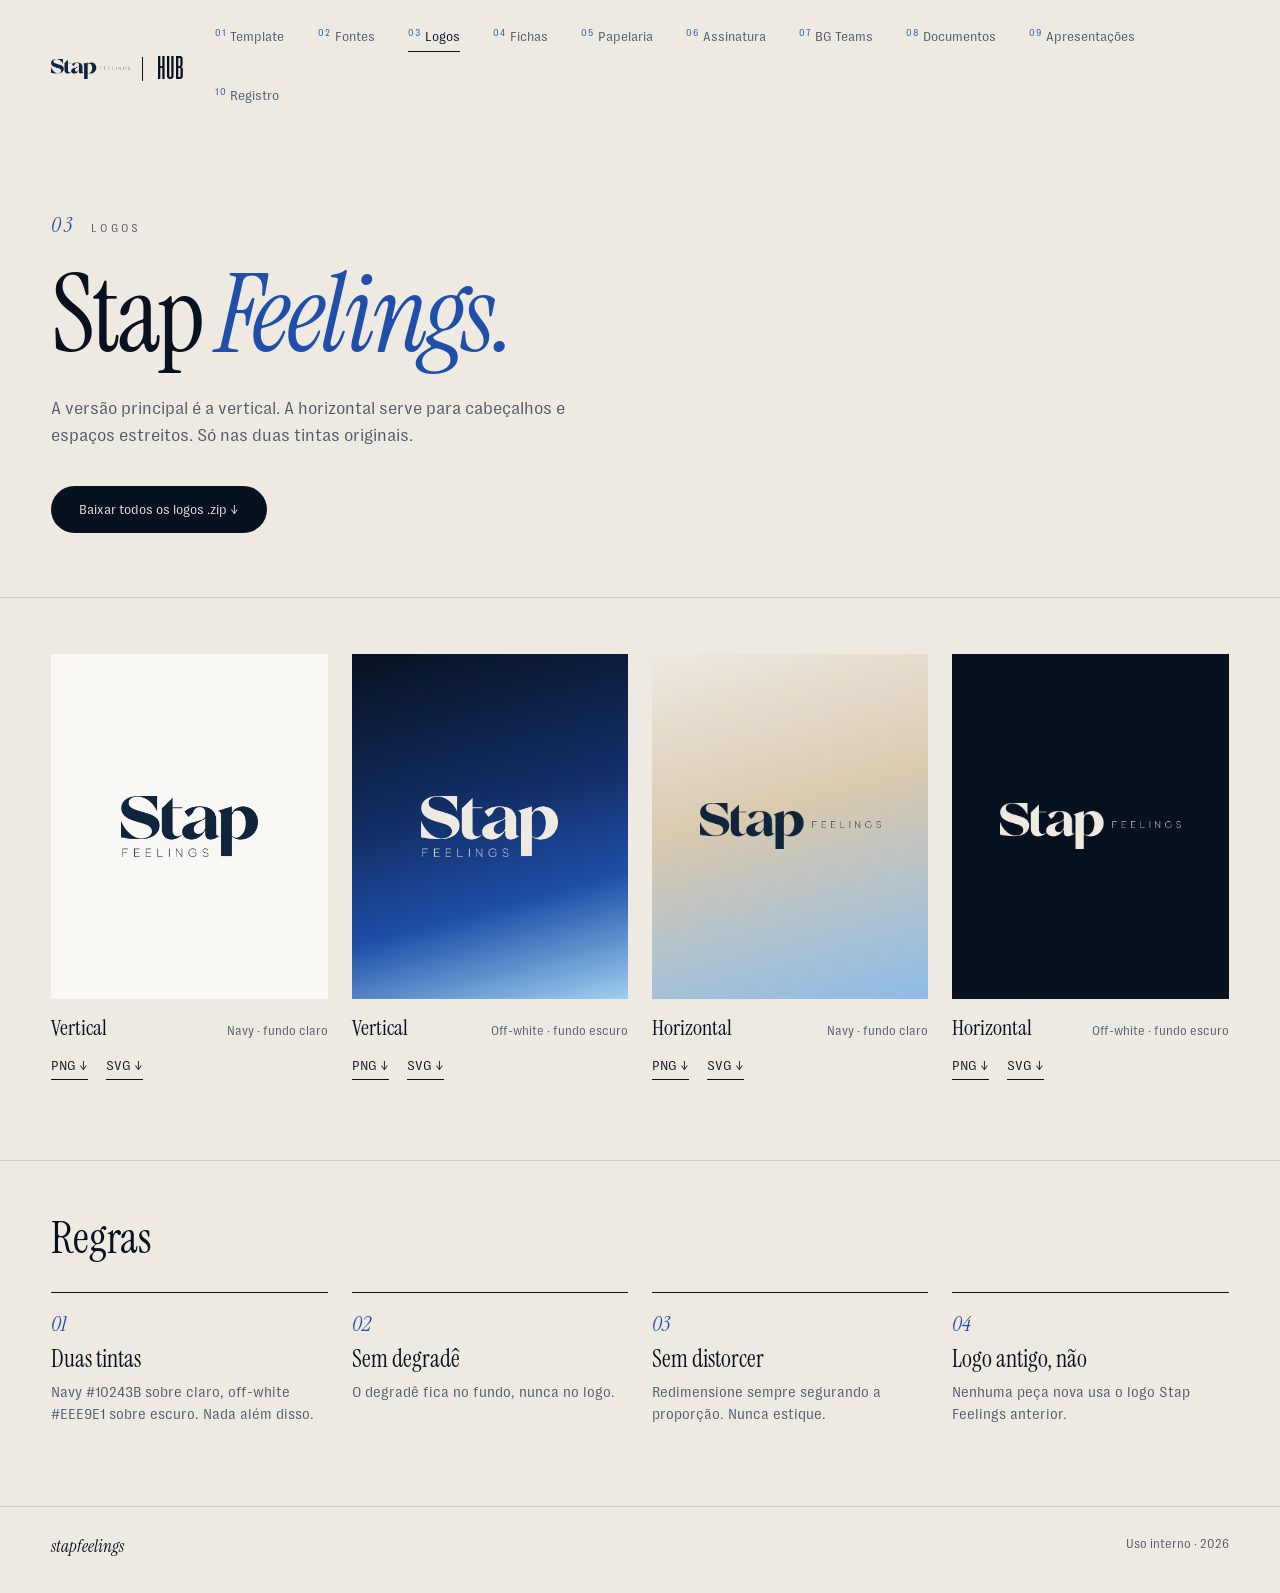
<file: logos.html>
<!doctype html>
<html lang="pt-BR"><head><meta charset="utf-8"><meta name="viewport" content="width=device-width,initial-scale=1,viewport-fit=cover">
<title>Stap · Logos</title><link rel="stylesheet" href="assets/css/hub.css"></head>
<body>
<header class="bar"><div class="in wrap">
  <a class="brand" href="index.html"><img src="assets/logos/stap-feelings-horizontal-navy.png" alt="Stap Feelings"><span>Hub</span></a>
  <nav><a href="templates.html"><sup>01</sup>Template</a><a href="fontes.html"><sup>02</sup>Fontes</a><a href="logos.html" aria-current="page"><sup>03</sup>Logos</a><a href="fichas.html"><sup>04</sup>Fichas</a><a href="papelaria.html"><sup>05</sup>Papelaria</a><a href="assinatura.html"><sup>06</sup>Assinatura</a><a href="teams.html"><sup>07</sup>BG Teams</a><a href="documentos.html"><sup>08</sup>Documentos</a><a href="apresentacoes.html"><sup>09</sup>Apresentações</a><a href="registro.html"><sup>10</sup>Registro</a></nav>
</div></header>
<section class="phead wrap"><div class="k lbl"><i>03</i><span>Logos</span></div><h1>Stap <em>Feelings.</em></h1><p class="lead">A versão principal é a vertical. A horizontal serve para cabeçalhos e espaços estreitos. Só nas duas tintas originais.</p><div class="acts"><a class="btn" href="assets/Stap_Logos_2026.zip" download>Baixar todos os logos .zip ↓</a></div></section><section class="section wrap"><div class="cards"><div class="card"><div class="pic" style="background:var(--paper)"><img class="" src="assets/logos/stap-feelings-vertical-navy.png" alt="Logo Vertical Navy · fundo claro"></div><div class="meta"><b>Vertical</b><span>Navy · fundo claro</span></div><div class="links"><a href="assets/logos/stap-feelings-vertical-navy.png" download>PNG ↓</a><a href="assets/logos/stap-feelings-vertical-navy.svg" download>SVG ↓</a></div></div><div class="card"><div class="pic" style="background:var(--g-profundo)"><img class="" src="assets/logos/stap-feelings-vertical-offwhite.png" alt="Logo Vertical Off-white · fundo escuro"></div><div class="meta"><b>Vertical</b><span>Off-white · fundo escuro</span></div><div class="links"><a href="assets/logos/stap-feelings-vertical-offwhite.png" download>PNG ↓</a><a href="assets/logos/stap-feelings-vertical-offwhite.svg" download>SVG ↓</a></div></div><div class="card"><div class="pic" style="background:var(--g-areia)"><img class="h" src="assets/logos/stap-feelings-horizontal-navy.png" alt="Logo Horizontal Navy · fundo claro"></div><div class="meta"><b>Horizontal</b><span>Navy · fundo claro</span></div><div class="links"><a href="assets/logos/stap-feelings-horizontal-navy.png" download>PNG ↓</a><a href="assets/logos/stap-feelings-horizontal-navy.svg" download>SVG ↓</a></div></div><div class="card"><div class="pic" style="background:var(--navy)"><img class="h" src="assets/logos/stap-feelings-horizontal-offwhite.png" alt="Logo Horizontal Off-white · fundo escuro"></div><div class="meta"><b>Horizontal</b><span>Off-white · fundo escuro</span></div><div class="links"><a href="assets/logos/stap-feelings-horizontal-offwhite.png" download>PNG ↓</a><a href="assets/logos/stap-feelings-horizontal-offwhite.svg" download>SVG ↓</a></div></div></div></section><section class="section wrap"><div class="shead"><h2>Regras</h2></div><div class="notes">
<div><span class="n">01</span><h4>Duas tintas</h4><p>Navy #10243B sobre claro, off-white #EEE9E1 sobre escuro. Nada além disso.</p></div>
<div><span class="n">02</span><h4>Sem degradê</h4><p>O degradê fica no fundo, nunca no logo.</p></div>
<div><span class="n">03</span><h4>Sem distorcer</h4><p>Redimensione sempre segurando a proporção. Nunca estique.</p></div>
<div><span class="n">04</span><h4>Logo antigo, não</h4><p>Nenhuma peça nova usa o logo Stap Feelings anterior.</p></div></div></section>
<footer class="foot wrap"><b>stapfeelings</b><span>Uso interno · 2026</span></footer>

</body></html>
</file>
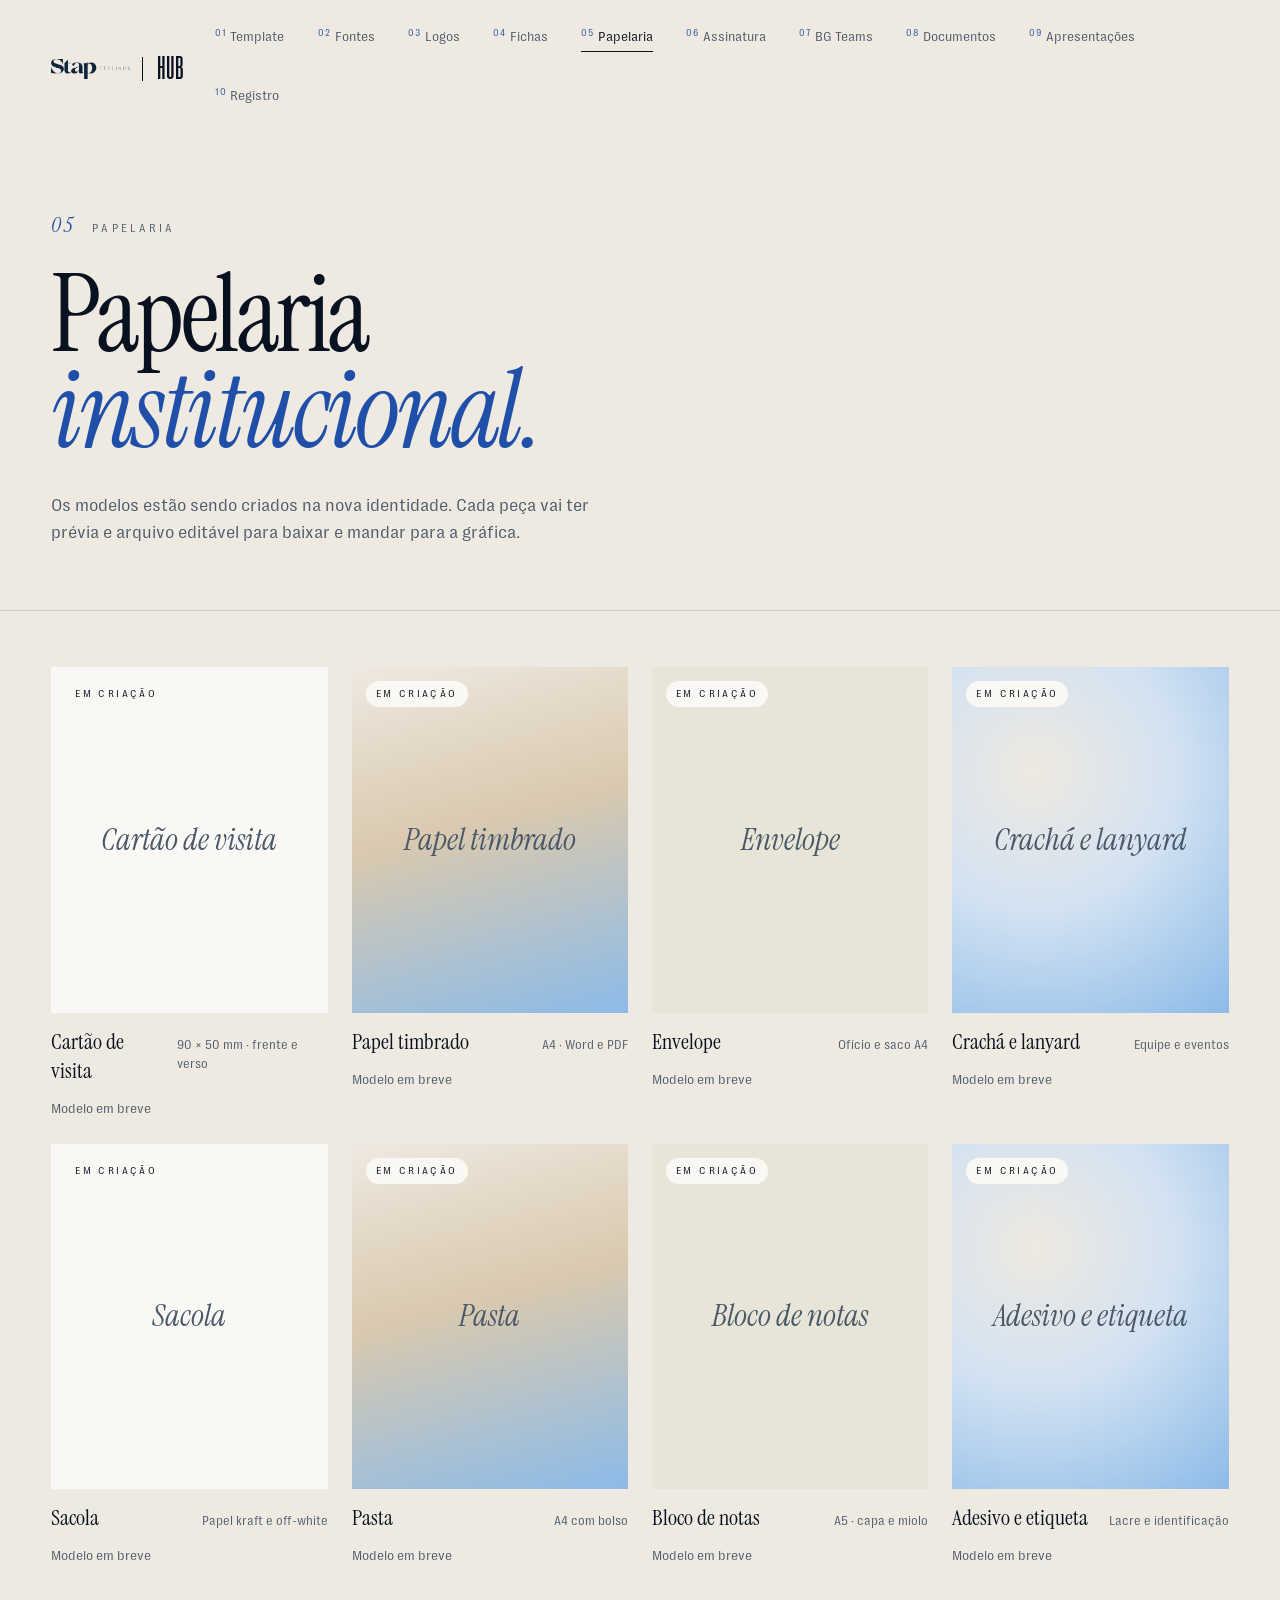
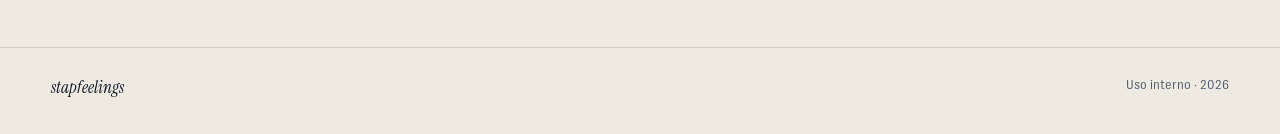
<file: papelaria.html>
<!doctype html>
<html lang="pt-BR"><head><meta charset="utf-8"><meta name="viewport" content="width=device-width,initial-scale=1,viewport-fit=cover">
<title>Stap · Papelaria</title><link rel="stylesheet" href="assets/css/hub.css"></head>
<body>
<header class="bar"><div class="in wrap">
  <a class="brand" href="index.html"><img src="assets/logos/stap-feelings-horizontal-navy.png" alt="Stap Feelings"><span>Hub</span></a>
  <nav><a href="templates.html"><sup>01</sup>Template</a><a href="fontes.html"><sup>02</sup>Fontes</a><a href="logos.html"><sup>03</sup>Logos</a><a href="fichas.html"><sup>04</sup>Fichas</a><a href="papelaria.html" aria-current="page"><sup>05</sup>Papelaria</a><a href="assinatura.html"><sup>06</sup>Assinatura</a><a href="teams.html"><sup>07</sup>BG Teams</a><a href="documentos.html"><sup>08</sup>Documentos</a><a href="apresentacoes.html"><sup>09</sup>Apresentações</a><a href="registro.html"><sup>10</sup>Registro</a></nav>
</div></header>
<section class="phead wrap"><div class="k lbl"><i>05</i><span>Papelaria</span></div><h1>Papelaria <em>institucional.</em></h1><p class="lead">Os modelos estão sendo criados na nova identidade. Cada peça vai ter prévia e arquivo editável para baixar e mandar para a gráfica.</p></section><section class="section wrap"><div class="cards"><div class="card"><div class="pic" style="background:var(--paper)"><span class="soonbadge">Em criação</span><span class="ph">Cartão de visita</span></div><div class="meta"><b>Cartão de visita</b><span>90 × 50 mm · frente e verso</span></div><div class="links"><span style="color:var(--muted)">Modelo em breve</span></div></div><div class="card"><div class="pic" style="background:var(--g-areia)"><span class="soonbadge">Em criação</span><span class="ph">Papel timbrado</span></div><div class="meta"><b>Papel timbrado</b><span>A4 · Word e PDF</span></div><div class="links"><span style="color:var(--muted)">Modelo em breve</span></div></div><div class="card"><div class="pic" style="background:var(--hero)"><span class="soonbadge">Em criação</span><span class="ph">Envelope</span></div><div class="meta"><b>Envelope</b><span>Ofício e saco A4</span></div><div class="links"><span style="color:var(--muted)">Modelo em breve</span></div></div><div class="card"><div class="pic" style="background:var(--g-luz)"><span class="soonbadge">Em criação</span><span class="ph">Crachá e lanyard</span></div><div class="meta"><b>Crachá e lanyard</b><span>Equipe e eventos</span></div><div class="links"><span style="color:var(--muted)">Modelo em breve</span></div></div><div class="card"><div class="pic" style="background:var(--paper)"><span class="soonbadge">Em criação</span><span class="ph">Sacola</span></div><div class="meta"><b>Sacola</b><span>Papel kraft e off-white</span></div><div class="links"><span style="color:var(--muted)">Modelo em breve</span></div></div><div class="card"><div class="pic" style="background:var(--g-areia)"><span class="soonbadge">Em criação</span><span class="ph">Pasta</span></div><div class="meta"><b>Pasta</b><span>A4 com bolso</span></div><div class="links"><span style="color:var(--muted)">Modelo em breve</span></div></div><div class="card"><div class="pic" style="background:var(--hero)"><span class="soonbadge">Em criação</span><span class="ph">Bloco de notas</span></div><div class="meta"><b>Bloco de notas</b><span>A5 · capa e miolo</span></div><div class="links"><span style="color:var(--muted)">Modelo em breve</span></div></div><div class="card"><div class="pic" style="background:var(--g-luz)"><span class="soonbadge">Em criação</span><span class="ph">Adesivo e etiqueta</span></div><div class="meta"><b>Adesivo e etiqueta</b><span>Lacre e identificação</span></div><div class="links"><span style="color:var(--muted)">Modelo em breve</span></div></div></div></section>
<footer class="foot wrap"><b>stapfeelings</b><span>Uso interno · 2026</span></footer>

</body></html>
</file>
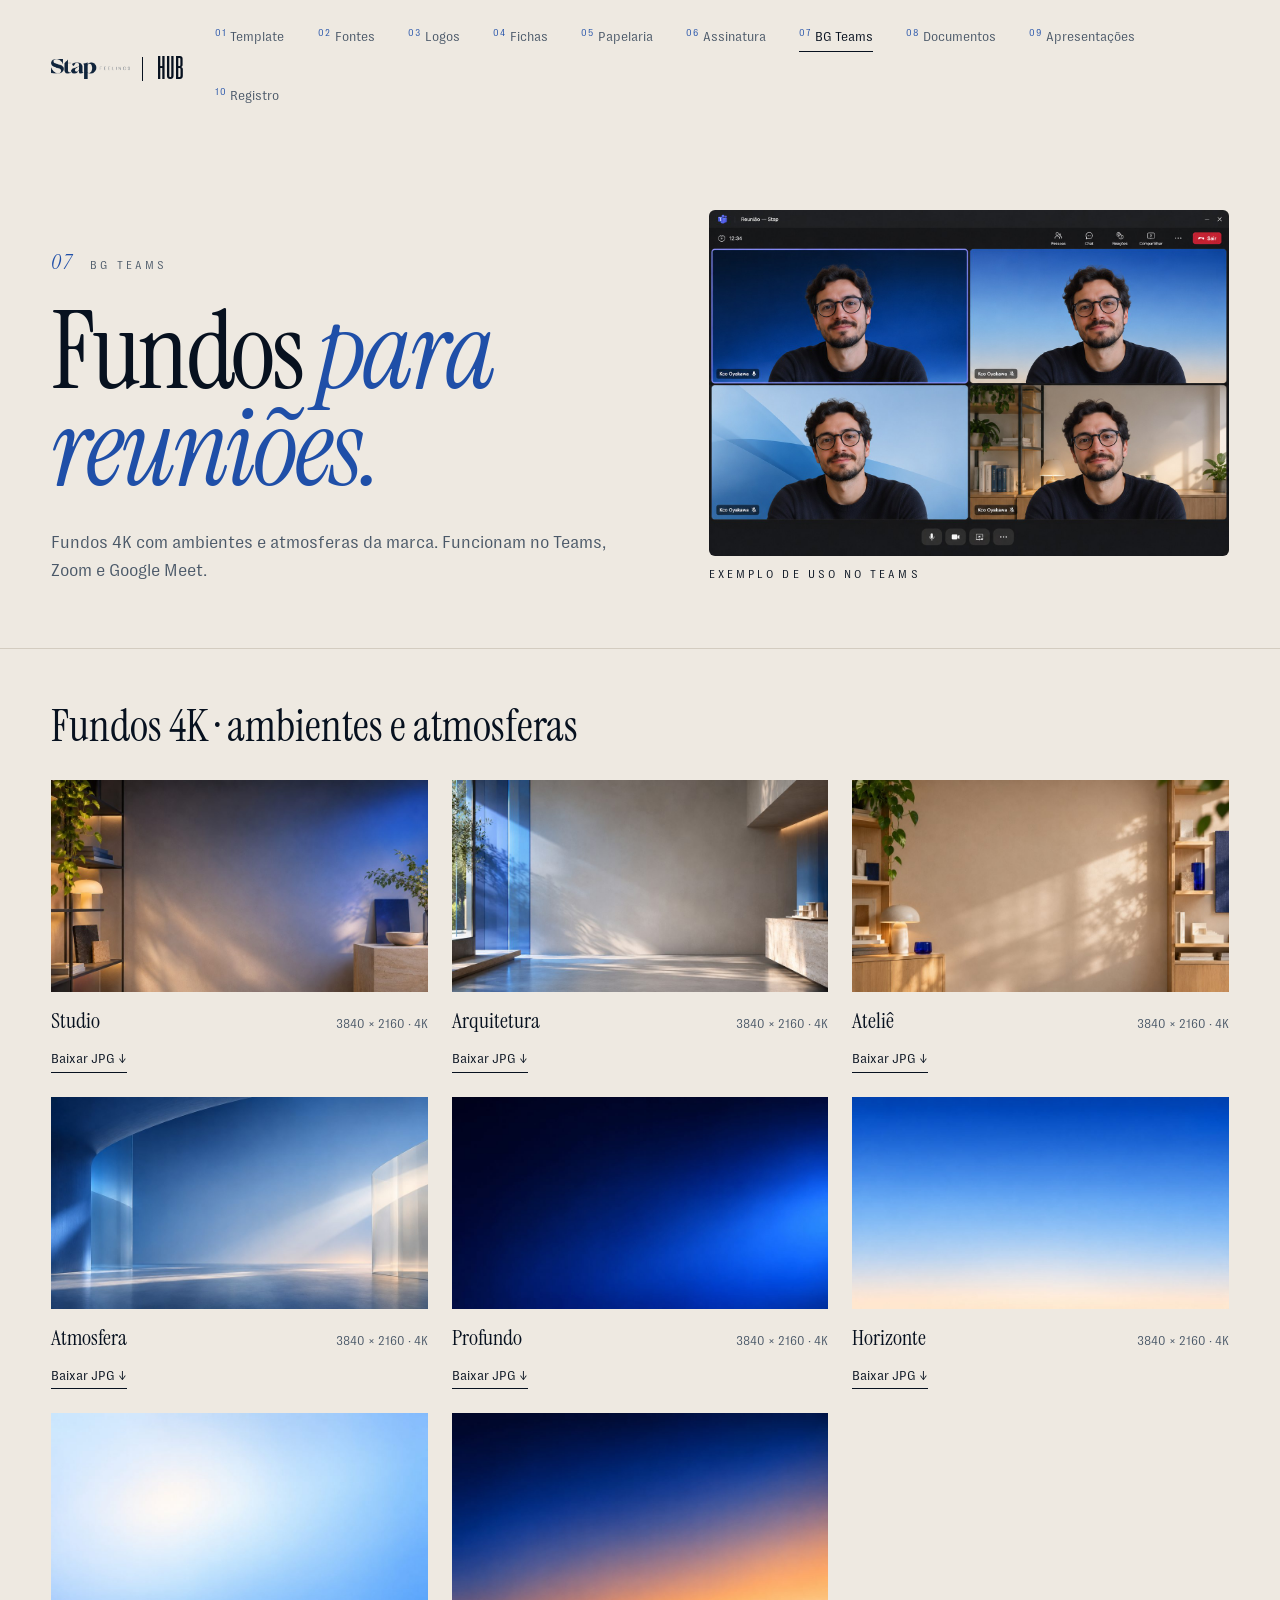
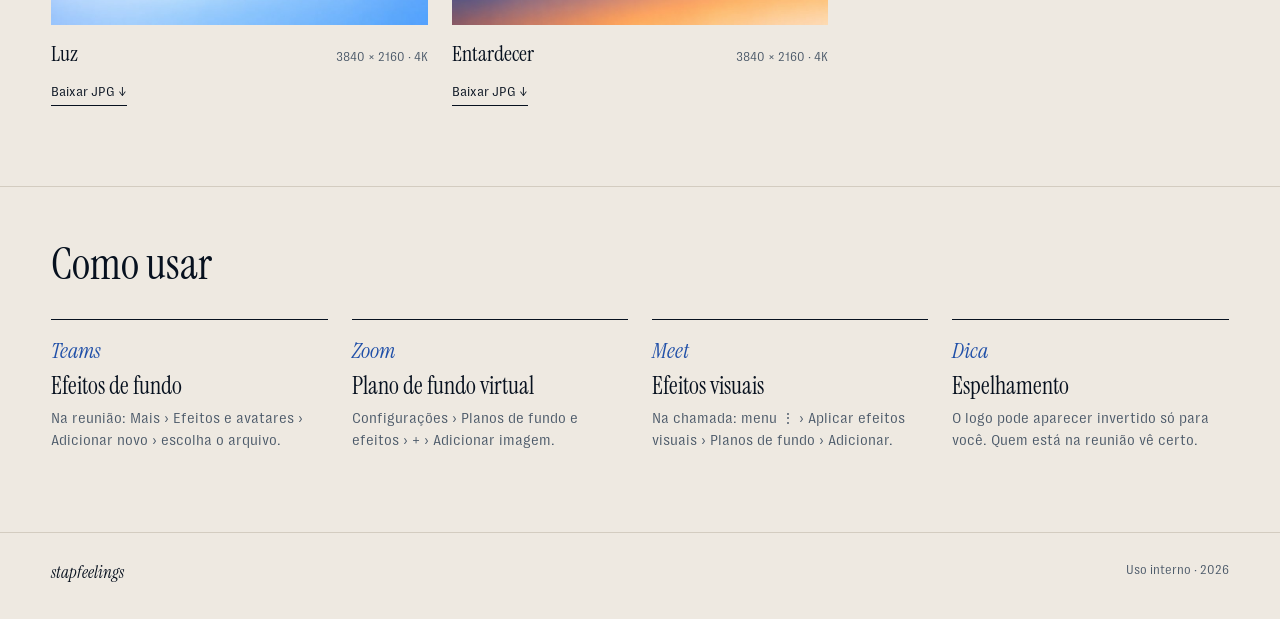
<file: teams.html>
<!doctype html>
<html lang="pt-BR"><head><meta charset="utf-8"><meta name="viewport" content="width=device-width,initial-scale=1,viewport-fit=cover">
<title>Stap · BG Teams</title><link rel="stylesheet" href="assets/css/hub.css"><style>@media(max-width:900px){.phead[style*="grid"]{grid-template-columns:1fr!important}}</style>
</head>
<body>
<header class="bar"><div class="in wrap">
  <a class="brand" href="index.html"><img src="assets/logos/stap-feelings-horizontal-navy.png" alt="Stap Feelings"><span>Hub</span></a>
  <nav><a href="templates.html"><sup>01</sup>Template</a><a href="fontes.html"><sup>02</sup>Fontes</a><a href="logos.html"><sup>03</sup>Logos</a><a href="fichas.html"><sup>04</sup>Fichas</a><a href="papelaria.html"><sup>05</sup>Papelaria</a><a href="assinatura.html"><sup>06</sup>Assinatura</a><a href="teams.html" aria-current="page"><sup>07</sup>BG Teams</a><a href="documentos.html"><sup>08</sup>Documentos</a><a href="apresentacoes.html"><sup>09</sup>Apresentações</a><a href="registro.html"><sup>10</sup>Registro</a></nav>
</div></header>
<section class="phead wrap" style="display:grid;grid-template-columns:minmax(0,1fr) minmax(0,520px);gap:48px;align-items:end"><div><div class="k lbl"><i>07</i><span>BG Teams</span></div><h1>Fundos <em>para reuniões.</em></h1><p class="lead">Fundos 4K com ambientes e atmosferas da marca. Funcionam no Teams, Zoom e Google Meet.</p></div><figure style="margin:0"><img src="assets/teams/exemplo-reuniao.jpg" alt="Exemplo de reunião no Teams com os fundos da Stap" style="width:100%;display:block;border-radius:6px"><figcaption class="lbl" style="margin-top:10px">Exemplo de uso no Teams</figcaption></figure></section><section class="section wrap"><div class="shead"><h2>Fundos 4K · ambientes e atmosferas</h2></div><div class="cards" style="grid-template-columns:repeat(auto-fill,minmax(320px,1fr))"><div class="card"><img src="assets/teams/4k/thumb-01-stap-studio.jpg" alt="Fundo Studio" loading="lazy" style="width:100%;aspect-ratio:16/9;object-fit:cover"><div class="meta"><b>Studio</b><span>3840 × 2160 · 4K</span></div><div class="links"><a href="assets/teams/4k/01-stap-studio.jpg" download>Baixar JPG ↓</a></div></div><div class="card"><img src="assets/teams/4k/thumb-02-stap-architecture.jpg" alt="Fundo Arquitetura" loading="lazy" style="width:100%;aspect-ratio:16/9;object-fit:cover"><div class="meta"><b>Arquitetura</b><span>3840 × 2160 · 4K</span></div><div class="links"><a href="assets/teams/4k/02-stap-architecture.jpg" download>Baixar JPG ↓</a></div></div><div class="card"><img src="assets/teams/4k/thumb-03-stap-atelier.jpg" alt="Fundo Ateliê" loading="lazy" style="width:100%;aspect-ratio:16/9;object-fit:cover"><div class="meta"><b>Ateliê</b><span>3840 × 2160 · 4K</span></div><div class="links"><a href="assets/teams/4k/03-stap-atelier.jpg" download>Baixar JPG ↓</a></div></div><div class="card"><img src="assets/teams/4k/thumb-04-stap-atmosphere.jpg" alt="Fundo Atmosfera" loading="lazy" style="width:100%;aspect-ratio:16/9;object-fit:cover"><div class="meta"><b>Atmosfera</b><span>3840 × 2160 · 4K</span></div><div class="links"><a href="assets/teams/4k/04-stap-atmosphere.jpg" download>Baixar JPG ↓</a></div></div><div class="card"><img src="assets/teams/4k/thumb-05-stap-profundo.jpg" alt="Fundo Profundo" loading="lazy" style="width:100%;aspect-ratio:16/9;object-fit:cover"><div class="meta"><b>Profundo</b><span>3840 × 2160 · 4K</span></div><div class="links"><a href="assets/teams/4k/05-stap-profundo.jpg" download>Baixar JPG ↓</a></div></div><div class="card"><img src="assets/teams/4k/thumb-06-stap-horizonte.jpg" alt="Fundo Horizonte" loading="lazy" style="width:100%;aspect-ratio:16/9;object-fit:cover"><div class="meta"><b>Horizonte</b><span>3840 × 2160 · 4K</span></div><div class="links"><a href="assets/teams/4k/06-stap-horizonte.jpg" download>Baixar JPG ↓</a></div></div><div class="card"><img src="assets/teams/4k/thumb-07-stap-luz.jpg" alt="Fundo Luz" loading="lazy" style="width:100%;aspect-ratio:16/9;object-fit:cover"><div class="meta"><b>Luz</b><span>3840 × 2160 · 4K</span></div><div class="links"><a href="assets/teams/4k/07-stap-luz.jpg" download>Baixar JPG ↓</a></div></div><div class="card"><img src="assets/teams/4k/thumb-08-stap-entardecer.jpg" alt="Fundo Entardecer" loading="lazy" style="width:100%;aspect-ratio:16/9;object-fit:cover"><div class="meta"><b>Entardecer</b><span>3840 × 2160 · 4K</span></div><div class="links"><a href="assets/teams/4k/08-stap-entardecer.jpg" download>Baixar JPG ↓</a></div></div></div></section><section class="section wrap"><div class="shead"><h2>Como usar</h2></div><div class="notes">
<div><span class="n">Teams</span><h4>Efeitos de fundo</h4><p>Na reunião: Mais › Efeitos e avatares › Adicionar novo › escolha o arquivo.</p></div>
<div><span class="n">Zoom</span><h4>Plano de fundo virtual</h4><p>Configurações › Planos de fundo e efeitos › + › Adicionar imagem.</p></div>
<div><span class="n">Meet</span><h4>Efeitos visuais</h4><p>Na chamada: menu ⋮ › Aplicar efeitos visuais › Planos de fundo › Adicionar.</p></div>
<div><span class="n">Dica</span><h4>Espelhamento</h4><p>O logo pode aparecer invertido só para você. Quem está na reunião vê certo.</p></div></div></section>
<footer class="foot wrap"><b>stapfeelings</b><span>Uso interno · 2026</span></footer>

</body></html>
</file>
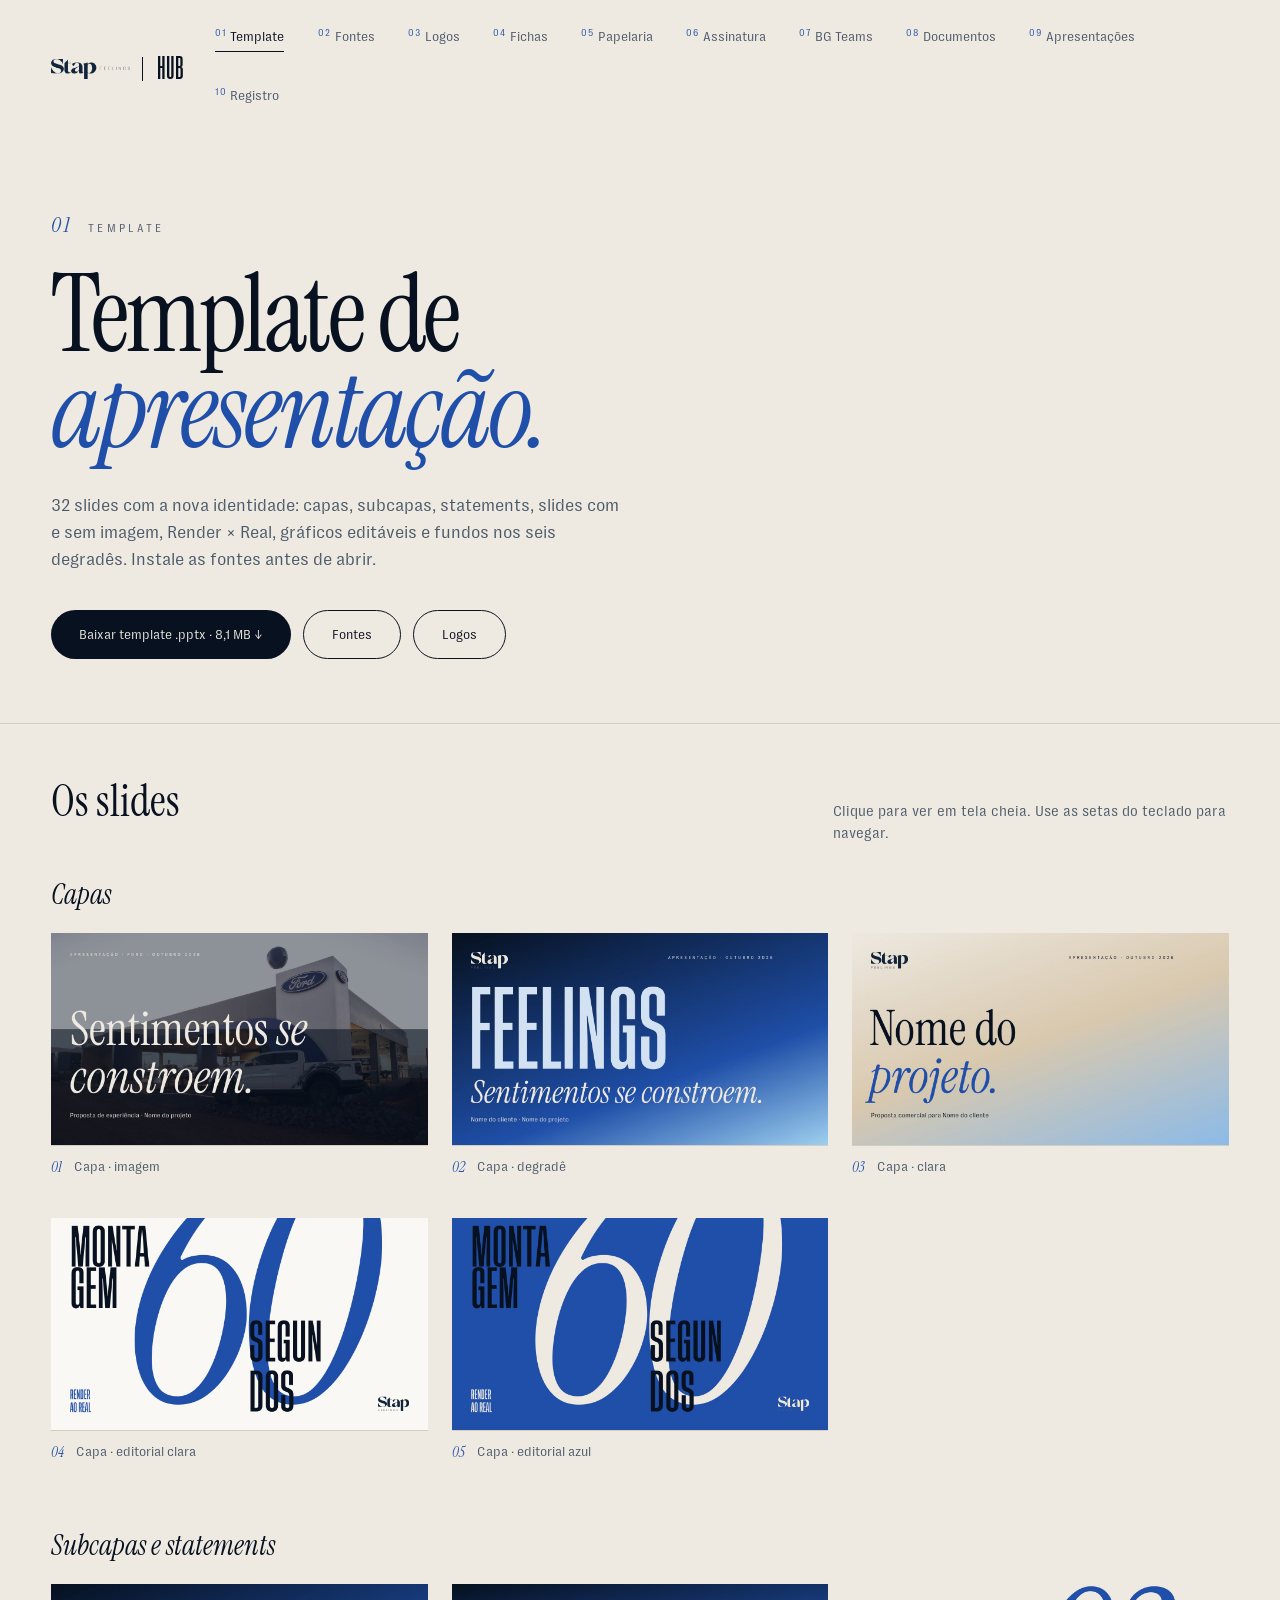
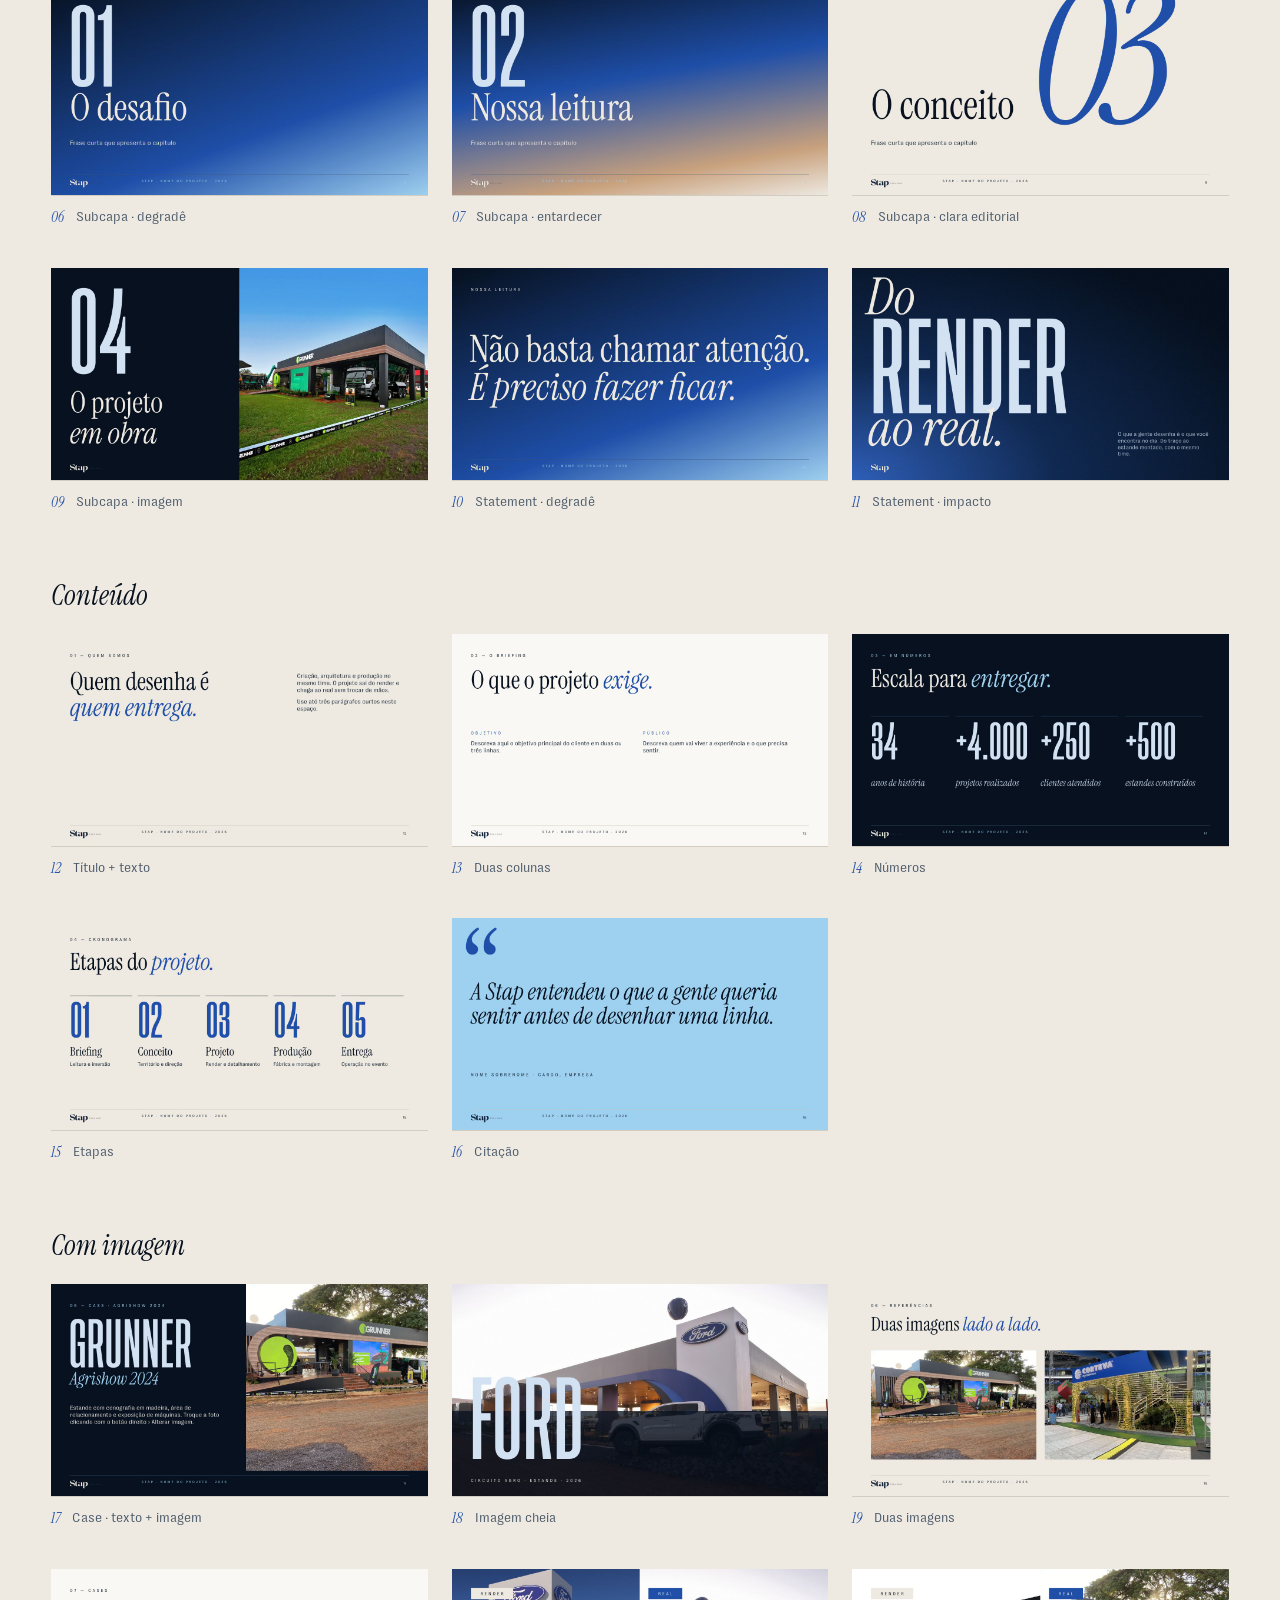
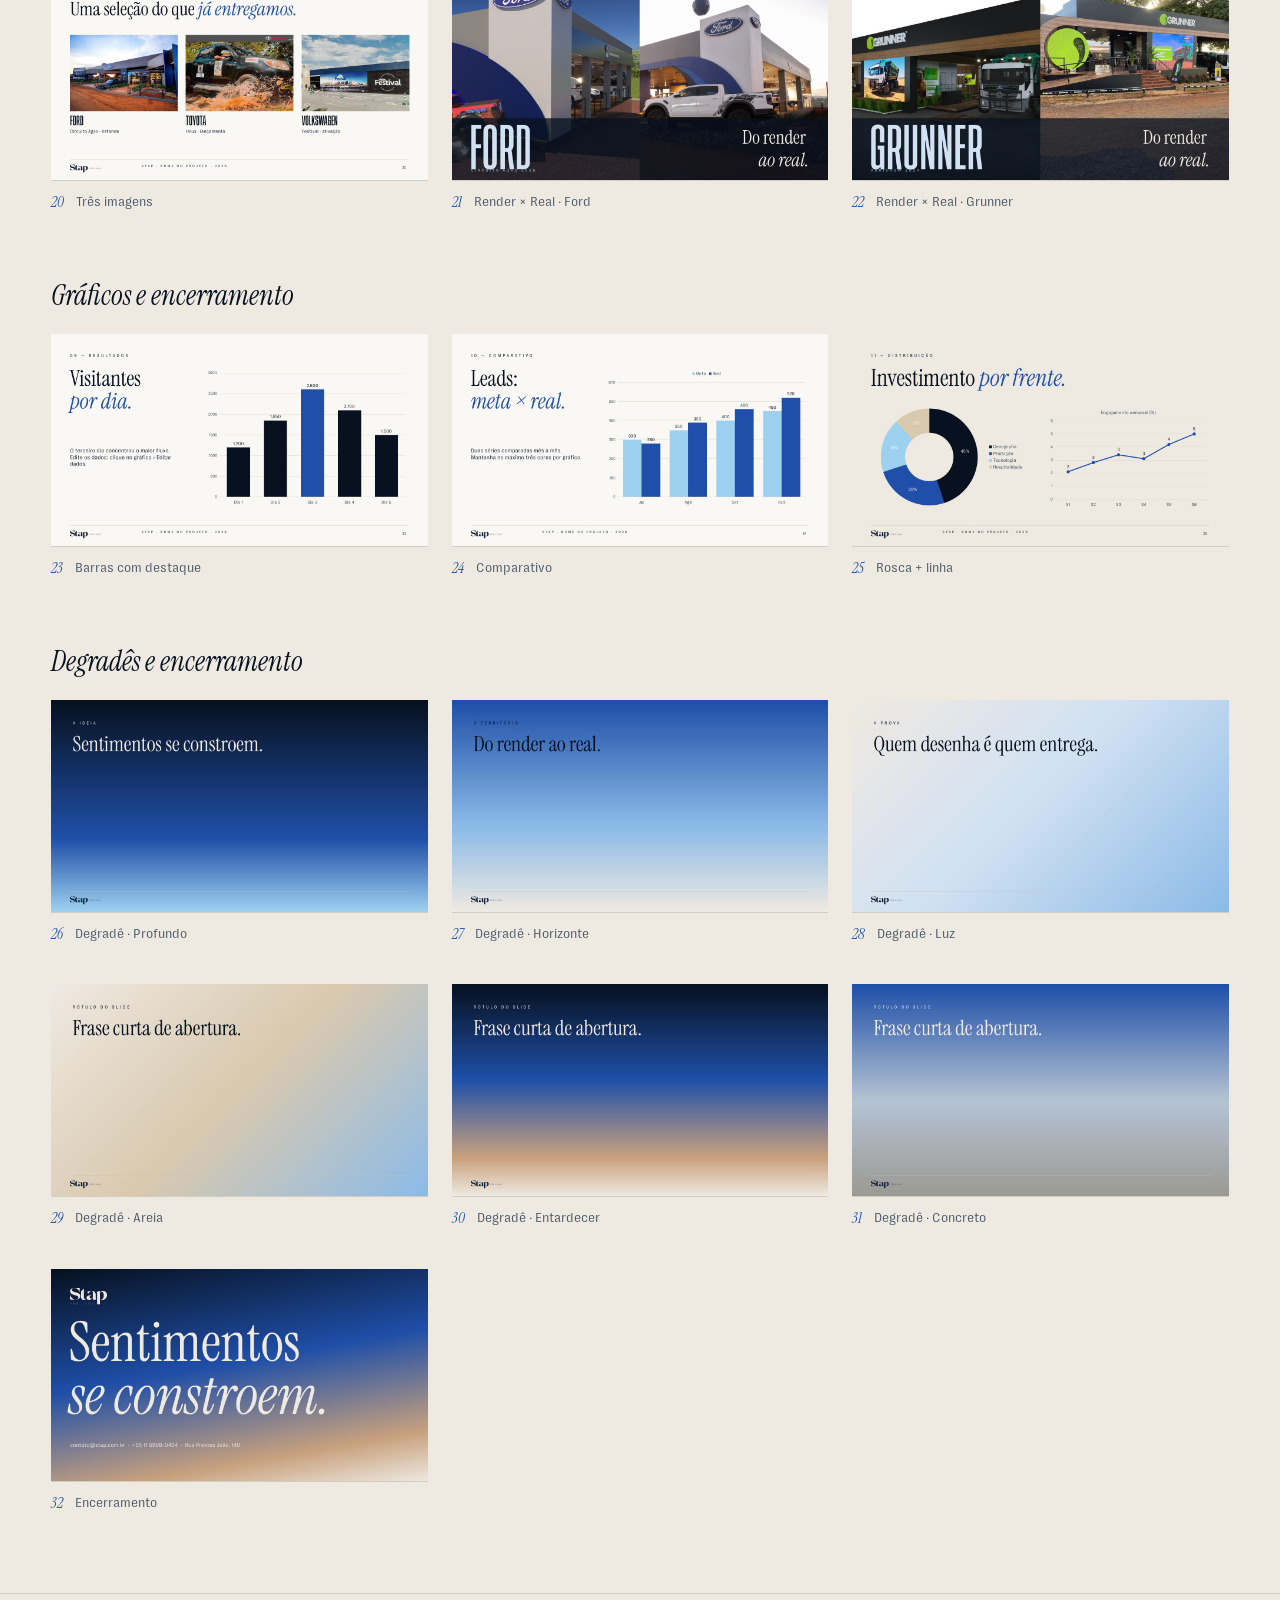
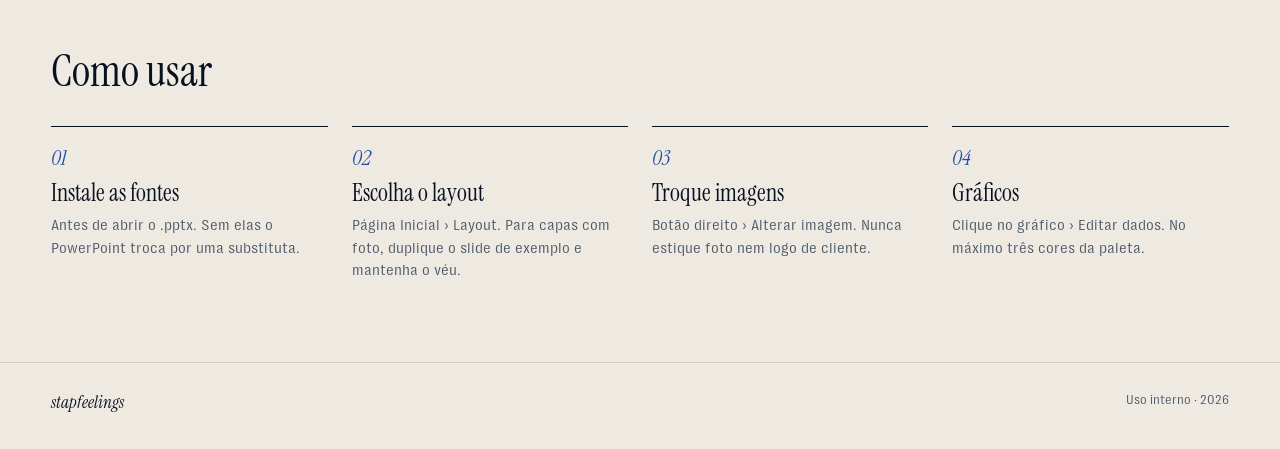
<file: templates.html>
<!doctype html>
<html lang="pt-BR"><head><meta charset="utf-8"><meta name="viewport" content="width=device-width,initial-scale=1,viewport-fit=cover">
<title>Stap · Template</title><link rel="stylesheet" href="assets/css/hub.css"></head>
<body>
<header class="bar"><div class="in wrap">
  <a class="brand" href="index.html"><img src="assets/logos/stap-feelings-horizontal-navy.png" alt="Stap Feelings"><span>Hub</span></a>
  <nav><a href="templates.html" aria-current="page"><sup>01</sup>Template</a><a href="fontes.html"><sup>02</sup>Fontes</a><a href="logos.html"><sup>03</sup>Logos</a><a href="fichas.html"><sup>04</sup>Fichas</a><a href="papelaria.html"><sup>05</sup>Papelaria</a><a href="assinatura.html"><sup>06</sup>Assinatura</a><a href="teams.html"><sup>07</sup>BG Teams</a><a href="documentos.html"><sup>08</sup>Documentos</a><a href="apresentacoes.html"><sup>09</sup>Apresentações</a><a href="registro.html"><sup>10</sup>Registro</a></nav>
</div></header>
<section class="phead wrap"><div class="k lbl"><i>01</i><span>Template</span></div><h1>Template de <em>apresentação.</em></h1><p class="lead">32 slides com a nova identidade: capas, subcapas, statements, slides com e sem imagem, Render × Real, gráficos editáveis e fundos nos seis degradês. Instale as fontes antes de abrir.</p><div class="acts"><a class="btn" href="assets/templates/Stap_Template_Apresentacao_2026.pptx" download>Baixar template .pptx · 8,1 MB ↓</a><a class="btn ghost" href="fontes.html">Fontes</a><a class="btn ghost" href="logos.html">Logos</a></div></section><section class="section wrap"><div class="shead"><h2>Os slides</h2><p>Clique para ver em tela cheia. Use as setas do teclado para navegar.</p></div><div id="secs"></div></section>
<section class="section wrap"><div class="shead"><h2>Como usar</h2></div><div class="notes">
<div><span class="n">01</span><h4>Instale as fontes</h4><p>Antes de abrir o .pptx. Sem elas o PowerPoint troca por uma substituta.</p></div>
<div><span class="n">02</span><h4>Escolha o layout</h4><p>Página Inicial › Layout. Para capas com foto, duplique o slide de exemplo e mantenha o véu.</p></div>
<div><span class="n">03</span><h4>Troque imagens</h4><p>Botão direito › Alterar imagem. Nunca estique foto nem logo de cliente.</p></div>
<div><span class="n">04</span><h4>Gráficos</h4><p>Clique no gráfico › Editar dados. No máximo três cores da paleta.</p></div></div></section>
<div class="box" id="box" hidden role="dialog" aria-label="Slide em tela cheia"><div class="ctl"><button id="bp" aria-label="Anterior">←</button><button id="bn" aria-label="Próximo">→</button><button id="bx" aria-label="Fechar">×</button></div>
<div style="max-width:1400px;width:100%"><img id="bi" alt=""><div class="cap lbl"><span id="bc"></span><span id="bk"></span></div></div></div>
<footer class="foot wrap"><b>stapfeelings</b><span>Uso interno · 2026</span></footer>
<script>const S=[["Capas", ["Capa · imagem", "Capa · degradê", "Capa · clara", "Capa · editorial clara", "Capa · editorial azul"]], ["Subcapas e statements", ["Subcapa · degradê", "Subcapa · entardecer", "Subcapa · clara editorial", "Subcapa · imagem", "Statement · degradê", "Statement · impacto"]], ["Conteúdo", ["Título + texto", "Duas colunas", "Números", "Etapas", "Citação"]], ["Com imagem", ["Case · texto + imagem", "Imagem cheia", "Duas imagens", "Três imagens", "Render × Real · Ford", "Render × Real · Grunner"]], ["Gráficos e encerramento", ["Barras com destaque", "Comparativo", "Rosca + linha"]], ["Degradês e encerramento", ["Degradê · Profundo", "Degradê · Horizonte", "Degradê · Luz", "Degradê · Areia", "Degradê · Entardecer", "Degradê · Concreto", "Encerramento"]]];
const all=[];let n=1;const root=document.getElementById("secs");
S.forEach(([t,items])=>{const d=document.createElement("div");d.className="group";d.innerHTML=`<h3>${t}</h3><div class="slides"></div>`;const g=d.querySelector(".slides");
items.forEach(c=>{const i=String(n++).padStart(2,"0");const idx=all.length;all.push([i,c]);const f=document.createElement("figure");f.tabIndex=0;
f.innerHTML=`<img src="assets/slides/s-${i}.jpg" alt="${c}" loading="lazy"><figcaption><b>${i}</b>${c}</figcaption>`;f.onclick=()=>open(idx);f.onkeydown=e=>{if(e.key==="Enter")open(idx)};g.append(f)});root.append(d)});
const box=document.getElementById("box");let cur=0;
function show(){const[i,c]=all[cur];document.getElementById("bi").src=`assets/slides/s-${i}.jpg`;document.getElementById("bc").textContent=c;document.getElementById("bk").textContent=`${i} / ${all.length}`}
function open(i){cur=i;show();box.hidden=false}
bx.onclick=()=>box.hidden=true;bn.onclick=()=>{cur=(cur+1)%all.length;show()};bp.onclick=()=>{cur=(cur-1+all.length)%all.length;show()};
box.onclick=e=>{if(e.target===box)box.hidden=true};
addEventListener("keydown",e=>{if(box.hidden)return;if(e.key==="Escape")box.hidden=true;if(e.key==="ArrowRight")bn.click();if(e.key==="ArrowLeft")bp.click()});
</script>
</body></html>
</file>
<file: assets/css/hub.css>
/* Stap Hub · grid de 12 colunas, respiro, tipografia editorial */
@font-face{font-family:"Instrument Serif";src:url(../fonts/InstrumentSerif-Regular.ttf);font-display:swap}
@font-face{font-family:"Instrument Serif";font-style:italic;src:url(../fonts/InstrumentSerif-Italic.ttf);font-display:swap}
@font-face{font-family:Tusker;src:url(../fonts/Tusker_Grotesk_3500_Medium.ttf);font-display:swap}
@font-face{font-family:"PPR Text";src:url(../fonts/PPRightGroteskText-Regular.otf);font-display:swap}
@font-face{font-family:"PPR Text";font-style:italic;src:url(../fonts/PPRightGroteskText-RegularItalic.otf);font-display:swap}

:root{
  --bg:#EEE9E1;--hero:#E7E5D8;--paper:#FAF8F4;--navy:#07111F;--blue:#1F4FA8;--light:#9ED0F0;
  --muted:#4A5868;--hair:#D3CCC0;
  --serif:"Instrument Serif",Georgia,serif;--impact:Tusker,"Arial Narrow",sans-serif;--sans:"PPR Text","Helvetica Neue",Arial,sans-serif;
  --g-profundo:linear-gradient(165deg,#07111F 0%,#13306A 45%,#1F4FA8 70%,#9ED0F0 100%);
  --g-areia:linear-gradient(165deg,#EEE9E1 0%,#D9C9AF 45%,#8CBBE8 100%);
  --g-luz:radial-gradient(circle at 30% 30%,#EEE9E1 0%,#D3E2F2 45%,#8CBBE8 100%);
  --side:clamp(20px,4vw,64px);
}
*{box-sizing:border-box}
html{scroll-behavior:smooth}
body{margin:0;background:var(--bg);color:var(--navy);font:15px/1.6 var(--sans);-webkit-font-smoothing:antialiased}
a{color:inherit}
img{max-width:100%;display:block}
::selection{background:var(--blue);color:var(--bg)}
:focus-visible{outline:2px solid var(--blue);outline-offset:3px}
.lbl{font-size:11px;letter-spacing:.28em;text-transform:uppercase}
.wrap{padding-left:max(var(--side),env(safe-area-inset-left,0px));padding-right:max(var(--side),env(safe-area-inset-right,0px))}

/* menu */
.bar{position:sticky;top:0;z-index:20;background:rgba(238,233,225,.92);backdrop-filter:blur(10px);-webkit-backdrop-filter:blur(10px)}
.bar .in{display:flex;align-items:center;justify-content:space-between;gap:32px;padding-block:26px}
.bar .brand{display:flex;align-items:baseline;gap:12px;text-decoration:none}
.bar .brand img{height:20px;width:auto;align-self:center}
.bar .brand span{font:400 24px/1 var(--impact);text-transform:uppercase;letter-spacing:.02em;padding-left:14px;border-left:1px solid var(--navy)}
.bar nav{display:flex;gap:clamp(18px,2.6vw,40px);flex-wrap:wrap}
.bar nav a{text-decoration:none;font-size:13px;color:var(--muted);transition:color .2s;position:relative;padding-bottom:4px}
.bar nav a sup{font-size:9px;margin-right:4px;letter-spacing:.1em;color:var(--blue)}
.bar nav a:hover,.bar nav a[aria-current]{color:var(--navy)}
.bar nav a[aria-current]::after{content:"";position:absolute;left:0;right:0;bottom:0;height:1px;background:var(--navy)}
.bar .home .bar{background:transparent}
@media(max-width:860px){.bar .in{flex-wrap:wrap;padding-block:18px}.bar nav{order:3;width:100%;gap:16px}}

/* hero */
.hero{position:relative;background:var(--hero);overflow:hidden;min-height:min(92vh,900px);display:grid;align-items:center}
.hero .art{position:absolute;inset:0;display:flex;justify-content:center;align-items:flex-end;padding-left:16%}
.hero .art img{height:100%;width:auto;max-width:none;object-fit:cover;-webkit-mask-image:radial-gradient(ellipse 60% 75% at 50% 55%,#000 62%,transparent 100%);mask-image:radial-gradient(ellipse 60% 75% at 50% 55%,#000 62%,transparent 100%)}
.hero .type{position:relative;z-index:2;padding-block:120px 140px;font:400 clamp(64px,10.4vw,176px)/.86 var(--serif);letter-spacing:-.03em;pointer-events:none}
.hero .type span{display:block}
.hero .l1{margin-left:0}
.hero .l2{margin-left:34%;font-style:italic;color:var(--paper)}
.hero .l3{margin-left:6%;mix-blend-mode:multiply}
.hero .l4{margin-left:52%;font-style:italic;color:var(--paper);mix-blend-mode:difference}
.hero .cap{position:absolute;z-index:3;left:max(var(--side),env(safe-area-inset-left,0px));bottom:36px;width:min(30%,380px);display:flex;flex-direction:column;gap:16px}
.hero .cap p{margin:0;max-width:34ch;font-size:14px;color:var(--muted)}
.hero .cap ul{list-style:none;margin:0;padding:12px 0 0;border-top:1px solid var(--navy);display:flex;gap:8px 16px;flex-wrap:wrap}
.hero .cap li{font-size:11px;letter-spacing:.28em;text-transform:uppercase}
@media(max-width:760px){.hero .l2,.hero .l4{margin-left:18%}.hero .art{padding-left:0;opacity:.85}.hero .cap{width:auto;right:var(--side)}}

/* índice — lista de cases do deck */
.index{padding-block:88px 112px}
.ihead{display:grid;grid-template-columns:1fr 1fr 1fr;border-top:1px solid var(--navy);padding-top:14px;font-size:15px}
.ihead span:nth-child(2){text-align:center}.ihead span:nth-child(3){text-align:right}
.index h2{font:400 clamp(80px,10vw,168px)/1 var(--serif);letter-spacing:-.025em;margin:20px 0 16px}
.rows{list-style:none;margin:0;padding:0}
.rows li{border-bottom:1px solid var(--hair)}
.rows a{display:grid;grid-template-columns:72px minmax(0,1fr) auto;align-items:baseline;gap:20px;padding:22px 0 16px;text-decoration:none}
.rows .n{font-size:15px;color:var(--muted)}
.rows .t{font:400 clamp(52px,6.4vw,104px)/.92 var(--impact);text-transform:uppercase;transform-origin:left bottom;transition:color .25s,transform .35s cubic-bezier(.2,.7,.2,1)}
.rows .d{transition:color .25s}
.rows .d{font:400 italic clamp(22px,2.5vw,40px)/1 var(--serif);text-align:right}
.rows a:hover .t{color:var(--blue);transform:scale(1.045)}
.rows a:hover .d{color:var(--blue)}
.peek{position:fixed;left:0;top:0;width:min(26vw,340px);aspect-ratio:4/3;object-fit:cover;pointer-events:none;opacity:0;transform:translate(-50%,-50%) scale(.94);transition:opacity .25s,transform .3s;z-index:30}
.peek.on{opacity:1;transform:translate(-50%,-50%) scale(1)}
@media(hover:none){.peek{display:none}}
@media(max-width:700px){.ihead{grid-template-columns:1fr 1fr}.ihead span:nth-child(2){display:none}.rows a{grid-template-columns:36px minmax(0,1fr)}.rows .d{grid-column:2;text-align:left}}

/* rodapé */
.foot{padding-block:28px 36px;border-top:1px solid var(--hair);display:flex;justify-content:space-between;gap:16px;font-size:12px;color:var(--muted)}
.foot b{font:italic 17px var(--serif);color:var(--navy)}

/* páginas internas */
.phead{padding-block:72px 64px}
.phead .k{display:flex;gap:16px;align-items:baseline;margin-bottom:28px;color:var(--muted)}
.phead .k i{font:italic 22px var(--serif);color:var(--blue)}
.phead h1{font:400 clamp(56px,8.4vw,132px)/.9 var(--serif);letter-spacing:-.03em;margin:0 0 32px;max-width:14ch}
.phead h1 em{color:var(--blue)}
.phead .lead{max-width:52ch;color:var(--muted);font-size:17px;margin:0}
.section{padding-block:56px 80px;border-top:1px solid var(--hair)}
.shead{display:flex;justify-content:space-between;align-items:baseline;gap:24px;margin-bottom:32px}
.shead h2{font:400 clamp(32px,3.4vw,48px)/1 var(--serif);margin:0}
.shead p{margin:0;color:var(--muted);font-size:14px;max-width:44ch}

.btn{display:inline-flex;align-items:center;gap:14px;font:400 13px var(--sans);background:var(--navy);color:var(--bg);border:0;border-radius:999px;padding:16px 28px;text-decoration:none;cursor:pointer;transition:background .2s}
.btn:hover{background:var(--blue)}
.btn.ghost{background:transparent;color:var(--navy);border:1px solid var(--navy)}
.btn.ghost:hover{background:var(--navy);color:var(--bg)}
.acts{display:flex;gap:12px;flex-wrap:wrap;margin-top:36px}

.slides{display:grid;grid-template-columns:repeat(3,minmax(0,1fr));gap:40px 24px}
.slides figure{margin:0;cursor:zoom-in}
.slides img{width:100%;aspect-ratio:16/9;object-fit:cover;box-shadow:0 1px 0 var(--hair);transition:transform .4s cubic-bezier(.2,.7,.2,1)}
.slides figure:hover img{transform:translateY(-4px)}
.slides figcaption{display:flex;gap:12px;font-size:13px;color:var(--muted);padding-top:12px}
.slides figcaption b{font:italic 15px var(--serif);color:var(--blue);font-weight:400}
.group+.group{margin-top:64px}
.group h3{font:400 italic 28px var(--serif);margin:0 0 20px}
@media(max-width:900px){.slides{grid-template-columns:1fr 1fr}}
@media(max-width:520px){.slides{grid-template-columns:1fr}}

.box{position:fixed;inset:0;background:rgba(7,17,31,.95);display:grid;place-items:center;z-index:50;padding:56px var(--side)}
.box[hidden]{display:none}
.box img{max-height:80vh;width:auto;max-width:100%;margin:0 auto}
.box .cap{color:var(--bg);margin-top:16px;display:flex;justify-content:space-between;gap:16px}
.box button{background:none;border:0;color:var(--bg);font:400 30px var(--serif);cursor:pointer;padding:6px 12px}
.box .ctl{position:absolute;top:16px;right:var(--side);display:flex;gap:4px}

.cards{display:grid;grid-template-columns:repeat(auto-fill,minmax(260px,1fr));gap:24px}
.card{display:flex;flex-direction:column;gap:14px}
.card .pic{aspect-ratio:4/5;display:grid;place-items:center;padding:28px;position:relative;overflow:hidden}
.card .pic img{width:62%;height:auto}
.card .pic img.h{width:82%}
.card .meta{display:flex;justify-content:space-between;align-items:baseline;gap:12px}
.card .meta b{font:400 22px var(--serif)}
.card .meta span{font-size:12px;color:var(--muted)}
.card .links{display:flex;gap:18px;font-size:13px}
.card .links a{text-decoration:none;border-bottom:1px solid currentColor;padding-bottom:2px}
.card .links a:hover{color:var(--blue)}
.soonbadge{position:absolute;top:14px;left:14px;font-size:10px;letter-spacing:.24em;text-transform:uppercase;background:var(--paper);padding:5px 10px;border-radius:999px}
.ph{font:400 italic clamp(26px,2.4vw,36px)/1 var(--serif);color:var(--muted);text-align:center}

.spec{border-top:1px solid var(--navy)}
.spec .row{display:grid;grid-template-columns:minmax(0,3fr) minmax(0,9fr);gap:24px;padding:40px 0;border-bottom:1px solid var(--hair);align-items:center}
.spec .meta{display:flex;flex-direction:column;gap:8px}
.spec .meta b{font:400 26px var(--serif)}
.spec .meta span{font-size:13px;color:var(--muted)}
.spec .meta a{font-size:13px;margin-top:8px}
.spec .s1{font:400 clamp(56px,7.6vw,128px)/1 var(--serif);letter-spacing:-.02em}
.spec .s2{font:400 clamp(64px,9vw,150px)/1 var(--impact);text-transform:uppercase;padding-top:.06em}
.spec .s3{font:400 clamp(24px,2.4vw,36px)/1.25 var(--sans)}
.spec .abc{font-size:15px;color:var(--muted);margin-top:14px;letter-spacing:.04em;font-family:inherit}
@media(max-width:760px){.spec .row{grid-template-columns:1fr}}

.notes{display:grid;grid-template-columns:repeat(auto-fit,minmax(220px,1fr));gap:24px}
.notes div{border-top:1px solid var(--navy);padding-top:16px}
.notes .n{font:italic 22px var(--serif);color:var(--blue)}
.notes h4{font:400 24px/1.1 var(--serif);margin:8px 0}
.notes p{margin:0;font-size:14px;color:var(--muted)}

@media(prefers-reduced-motion:reduce){*{transition:none!important;scroll-behavior:auto!important}}
</file>
